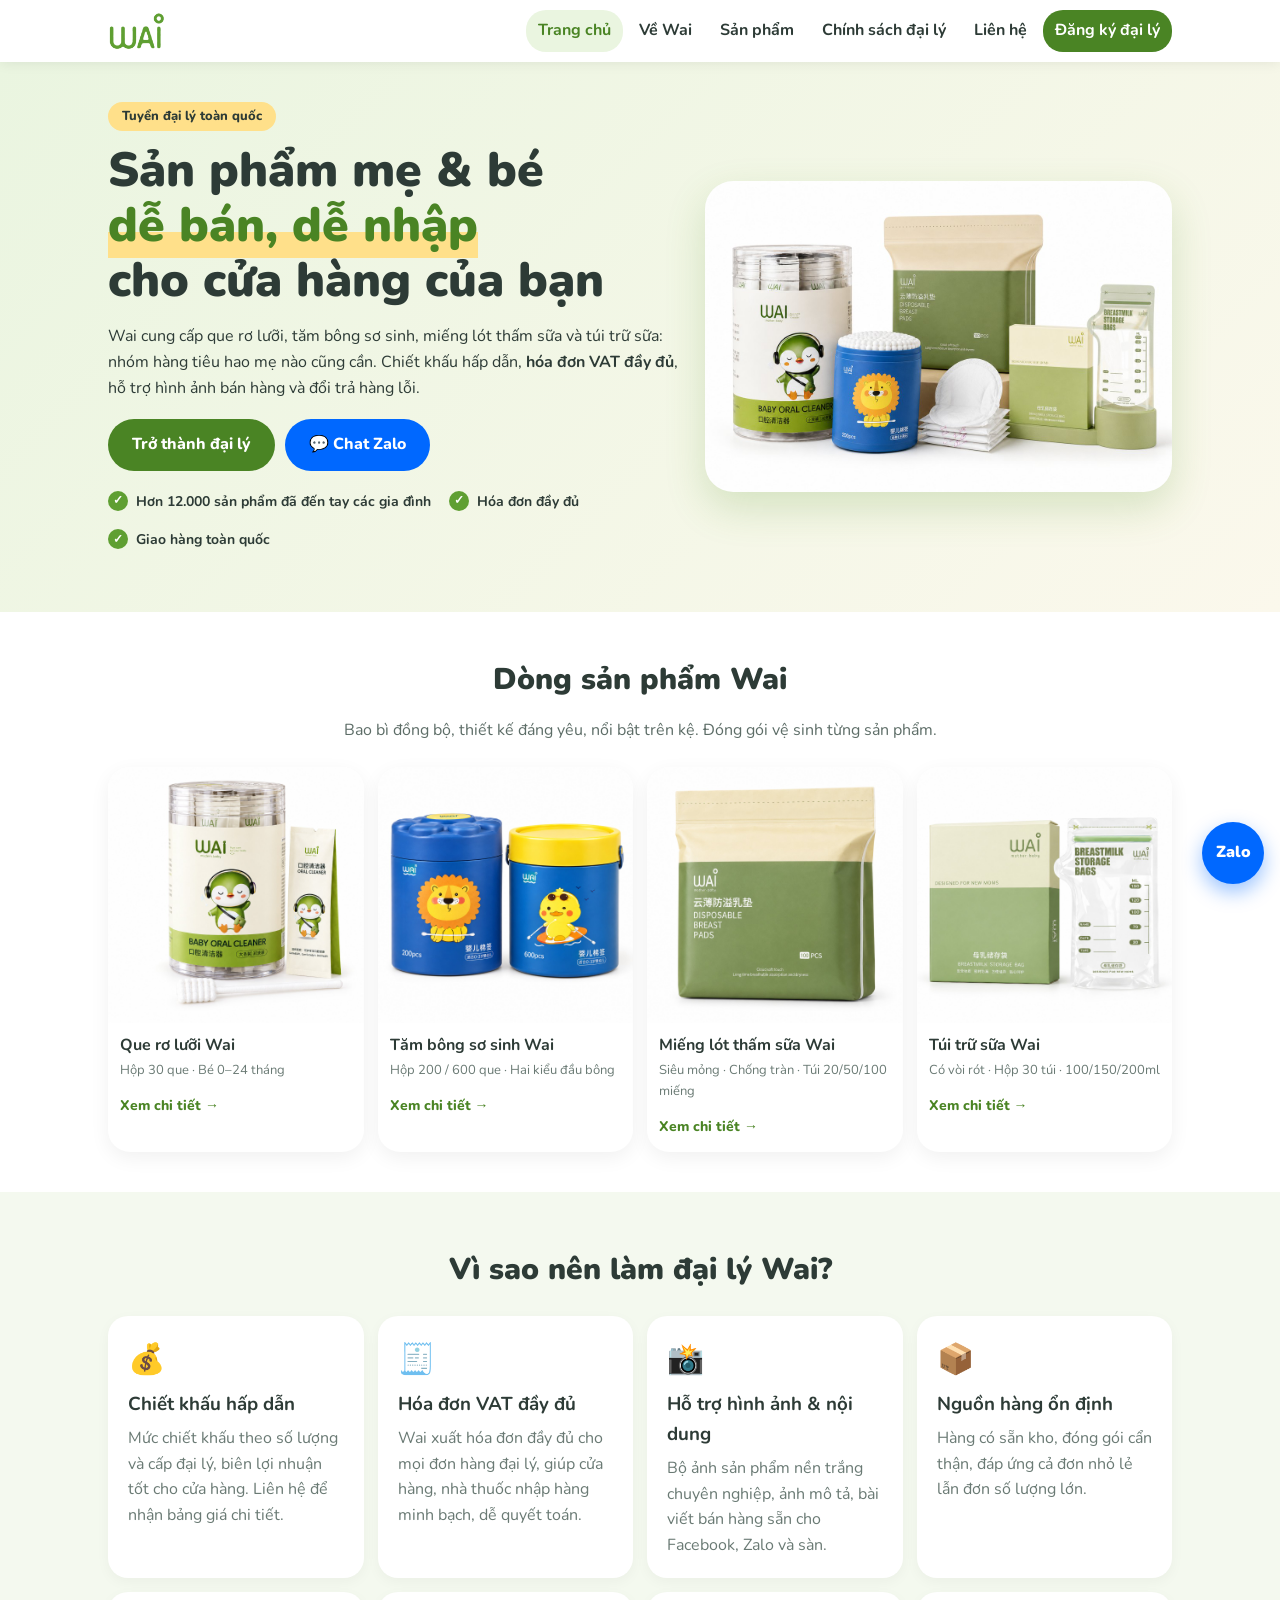
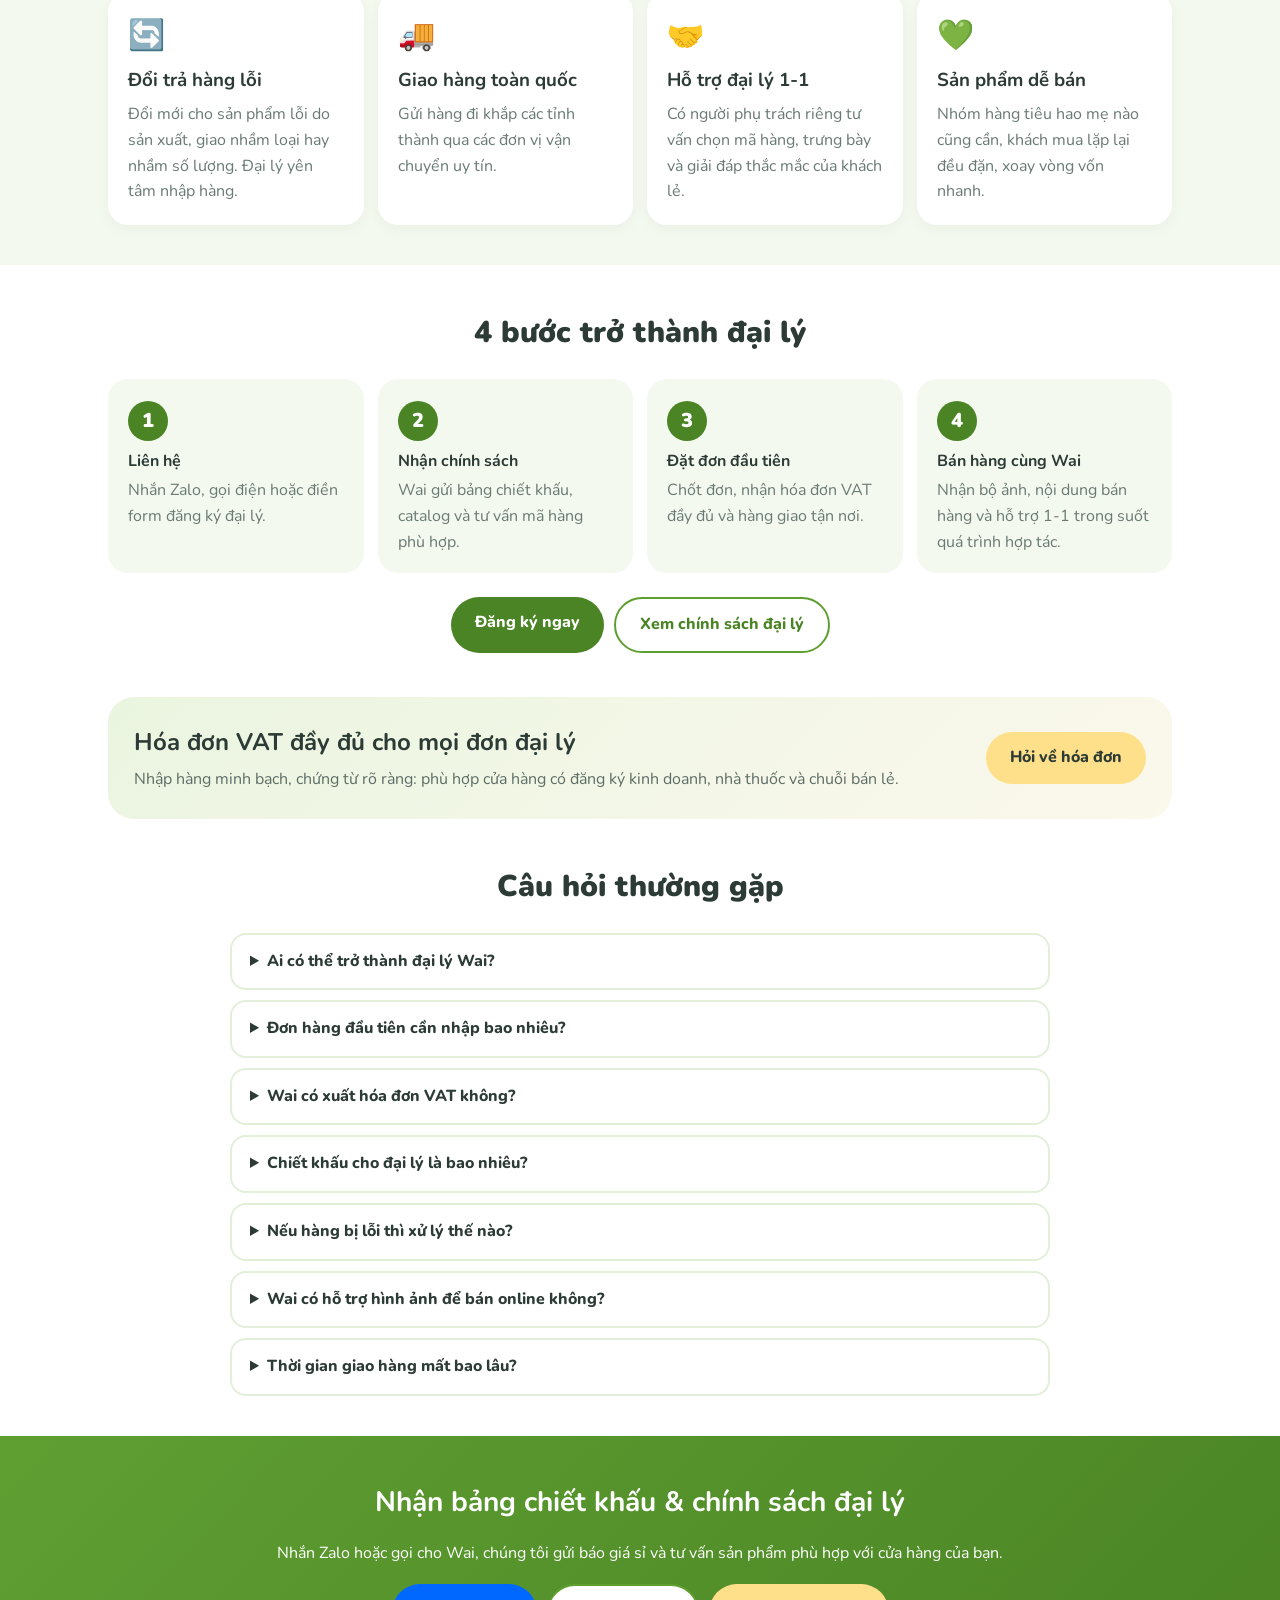
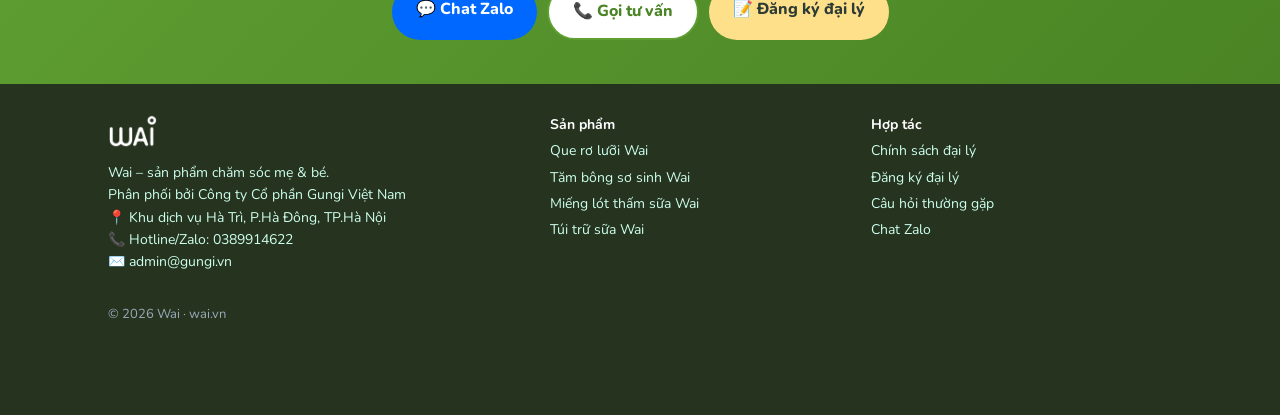
<file: index.html>
<!doctype html><html lang="vi"><head><meta charset="utf-8"><meta name="viewport" content="width=device-width,initial-scale=1"><link rel="icon" type="image/png" href="img/favicon.png">
<title>Trang chủ | Wai – Chăm sóc mẹ & bé</title><meta name="description" content="Wai – thương hiệu sản phẩm chăm sóc mẹ và bé. Tuyển đại lý, shop mẹ bé toàn quốc: chiết khấu hấp dẫn, hóa đơn VAT đầy đủ, hỗ trợ hình ảnh bán hàng."><meta property="og:image" content="https://wai.vn/img/p_hero.jpg">
<link rel="preconnect" href="https://fonts.googleapis.com"><link href="https://fonts.googleapis.com/css2?family=Nunito:wght@400;600;800;900&display=swap" rel="stylesheet"><link rel="stylesheet" href="style.css"><!-- TikTok Pixel Code Start -->
<script>
!function (w, d, t) {
  w.TiktokAnalyticsObject=t;var ttq=w[t]=w[t]||[];ttq.methods=["page","track","identify","instances","debug","on","off","once","ready","alias","group","enableCookie","disableCookie","holdConsent","revokeConsent","grantConsent"],ttq.setAndDefer=function(t,e){t[e]=function(){t.push([e].concat(Array.prototype.slice.call(arguments,0)))}};for(var i=0;i<ttq.methods.length;i++)ttq.setAndDefer(ttq,ttq.methods[i]);ttq.instance=function(t){for(var e=ttq._i[t]||[],n=0;n<ttq.methods.length;n++)ttq.setAndDefer(e,ttq.methods[n]);return e},ttq.load=function(e,n){var r="https://analytics.tiktok.com/i18n/pixel/events.js",o=n&&n.partner;ttq._i=ttq._i||{},ttq._i[e]=[],ttq._i[e]._u=r,ttq._t=ttq._t||{},ttq._t[e]=+new Date,ttq._o=ttq._o||{},ttq._o[e]=n||{};n=document.createElement("script");n.type="text/javascript",n.async=!0,n.src=r+"?sdkid="+e+"&lib="+t;e=document.getElementsByTagName("script")[0];e.parentNode.insertBefore(n,e)};
  ttq.load('DBHC4ARC77U4SEFNRPBG');
  ttq.page();
}(window, document, 'ttq');
</script>
<script src="tt.js" defer></script>
<!-- TikTok Pixel Code End -->
</head><body>
<header><div class="wrap hd"><a class="logo" href="index.html"><img src="img/logo.png" alt="Wai" width="58" height="40"></a><button class="mb" onclick="document.body.classList.toggle('open')" aria-label="Menu">☰</button><nav><a href="index.html" class=on>Trang chủ</a><a href="ve-wai.html">Về Wai</a><a href="san-pham.html">Sản phẩm</a><a href="chinh-sach-dai-ly.html">Chính sách đại lý</a><a href="lien-he.html">Liên hệ</a><a class="nb" href="dang-ky.html">Đăng ký đại lý</a></nav></div></header>
<main><section class="hero"><div class="wrap hg"><div><span class="tag">Tuyển đại lý toàn quốc</span><h1>Sản phẩm mẹ & bé<br><em>dễ bán, dễ nhập</em><br>cho cửa hàng của bạn</h1><p>Wai cung cấp que rơ lưỡi, tăm bông sơ sinh, miếng lót thấm sữa và túi trữ sữa: nhóm hàng tiêu hao mẹ nào cũng cần. Chiết khấu hấp dẫn, <b>hóa đơn VAT đầy đủ</b>, hỗ trợ hình ảnh bán hàng và đổi trả hàng lỗi.</p><div class="btns"><a class="btn" href="dang-ky.html">Trở thành đại lý</a><a class="btn z" href="https://zalo.me/0389914622">💬 Chat Zalo</a></div>
<ul class="chk"><li>Hơn 12.000 sản phẩm đã đến tay các gia đình</li><li>Hóa đơn đầy đủ</li><li>Giao hàng toàn quốc</li></ul></div><img class="hi" src="img/p_hero.jpg" alt="Bộ sản phẩm Wai" width="1200" height="800"></div></section>
<section class="wrap"><h2 class="t">Dòng sản phẩm Wai</h2><p class="lead">Bao bì đồng bộ, thiết kế đáng yêu, nổi bật trên kệ. Đóng gói vệ sinh từng sản phẩm.</p><div class="grid"><a class="card" href="san-pham.html#ro-luoi"><img src="img/p_ro-luoi_1.jpg" alt="Que rơ lưỡi Wai" loading="lazy"><h3>Que rơ lưỡi Wai</h3><p>Hộp 30 que · Bé 0–24 tháng</p><span>Xem chi tiết →</span></a><a class="card" href="san-pham.html#tam-bong"><img src="img/p_tam-bong_1.jpg" alt="Tăm bông sơ sinh Wai" loading="lazy"><h3>Tăm bông sơ sinh Wai</h3><p>Hộp 200 / 600 que · Hai kiểu đầu bông</p><span>Xem chi tiết →</span></a><a class="card" href="san-pham.html#lot-tham-sua"><img src="img/p_lot-tham-sua_1.jpg" alt="Miếng lót thấm sữa Wai" loading="lazy"><h3>Miếng lót thấm sữa Wai</h3><p>Siêu mỏng · Chống tràn · Túi 20/50/100 miếng</p><span>Xem chi tiết →</span></a><a class="card" href="san-pham.html#tui-tru-sua"><img src="img/p_tui-tru-sua_1.jpg" alt="Túi trữ sữa Wai" loading="lazy"><h3>Túi trữ sữa Wai</h3><p>Có vòi rót · Hộp 30 túi · 100/150/200ml</p><span>Xem chi tiết →</span></a></div></section>
<section class="soft"><div class="wrap"><h2 class="t">Vì sao nên làm đại lý Wai?</h2><div class="feat"><div><i>💰</i><h3>Chiết khấu hấp dẫn</h3><p>Mức chiết khấu theo số lượng và cấp đại lý, biên lợi nhuận tốt cho cửa hàng. Liên hệ để nhận bảng giá chi tiết.</p></div><div><i>🧾</i><h3>Hóa đơn VAT đầy đủ</h3><p>Wai xuất hóa đơn đầy đủ cho mọi đơn hàng đại lý, giúp cửa hàng, nhà thuốc nhập hàng minh bạch, dễ quyết toán.</p></div><div><i>📸</i><h3>Hỗ trợ hình ảnh & nội dung</h3><p>Bộ ảnh sản phẩm nền trắng chuyên nghiệp, ảnh mô tả, bài viết bán hàng sẵn cho Facebook, Zalo và sàn.</p></div><div><i>📦</i><h3>Nguồn hàng ổn định</h3><p>Hàng có sẵn kho, đóng gói cẩn thận, đáp ứng cả đơn nhỏ lẻ lẫn đơn số lượng lớn.</p></div><div><i>🔄</i><h3>Đổi trả hàng lỗi</h3><p>Đổi mới cho sản phẩm lỗi do sản xuất, giao nhầm loại hay nhầm số lượng. Đại lý yên tâm nhập hàng.</p></div><div><i>🚚</i><h3>Giao hàng toàn quốc</h3><p>Gửi hàng đi khắp các tỉnh thành qua các đơn vị vận chuyển uy tín.</p></div><div><i>🤝</i><h3>Hỗ trợ đại lý 1-1</h3><p>Có người phụ trách riêng tư vấn chọn mã hàng, trưng bày và giải đáp thắc mắc của khách lẻ.</p></div><div><i>💚</i><h3>Sản phẩm dễ bán</h3><p>Nhóm hàng tiêu hao mẹ nào cũng cần, khách mua lặp lại đều đặn, xoay vòng vốn nhanh.</p></div></div></div></section>
<section class="wrap"><h2 class="t">4 bước trở thành đại lý</h2><ol class="steps"><li><b>Liên hệ</b><p>Nhắn Zalo, gọi điện hoặc điền form đăng ký đại lý.</p></li><li><b>Nhận chính sách</b><p>Wai gửi bảng chiết khấu, catalog và tư vấn mã hàng phù hợp.</p></li><li><b>Đặt đơn đầu tiên</b><p>Chốt đơn, nhận hóa đơn VAT đầy đủ và hàng giao tận nơi.</p></li><li><b>Bán hàng cùng Wai</b><p>Nhận bộ ảnh, nội dung bán hàng và hỗ trợ 1-1 trong suốt quá trình hợp tác.</p></li></ol><div class="btns c"><a class="btn" href="dang-ky.html">Đăng ký ngay</a><a class="btn w" href="chinh-sach-dai-ly.html">Xem chính sách đại lý</a></div></section>
<section class="wrap"><div class="band"><div><h2>Hóa đơn VAT đầy đủ cho mọi đơn đại lý</h2><p>Nhập hàng minh bạch, chứng từ rõ ràng: phù hợp cửa hàng có đăng ký kinh doanh, nhà thuốc và chuỗi bán lẻ.</p></div><a class="btn y" href="https://zalo.me/0389914622">Hỏi về hóa đơn</a></div></section>
<section class="wrap"><h2 class="t">Câu hỏi thường gặp</h2><div class="faq" id="faq"><details><summary>Ai có thể trở thành đại lý Wai?</summary><p>Cửa hàng mẹ & bé, nhà thuốc, siêu thị mini, người bán online trên Facebook, Zalo, sàn TMĐT… đều có thể hợp tác cùng Wai.</p></details><details><summary>Đơn hàng đầu tiên cần nhập bao nhiêu?</summary><p>Wai có nhiều mức nhập linh hoạt cho cửa hàng mới bắt đầu và đại lý lớn. Liên hệ Zalo để được tư vấn mức nhập phù hợp.</p></details><details><summary>Wai có xuất hóa đơn VAT không?</summary><p>Có. Wai xuất hóa đơn đầy đủ cho đơn hàng đại lý theo yêu cầu.</p></details><details><summary>Chiết khấu cho đại lý là bao nhiêu?</summary><p>Mức chiết khấu phụ thuộc số lượng và hình thức hợp tác. Vui lòng nhắn Zalo hoặc gọi để nhận bảng chiết khấu mới nhất.</p></details><details><summary>Nếu hàng bị lỗi thì xử lý thế nào?</summary><p>Sản phẩm lỗi do sản xuất, giao nhầm loại hoặc thiếu số lượng sẽ được Wai đổi mới. Đại lý chỉ cần chụp ảnh và báo qua Zalo.</p></details><details><summary>Wai có hỗ trợ hình ảnh để bán online không?</summary><p>Có. Đại lý được cung cấp bộ ảnh sản phẩm nền trắng, ảnh chi tiết và nội dung mô tả để đăng bán ngay.</p></details><details><summary>Thời gian giao hàng mất bao lâu?</summary><p>Wai giao hàng toàn quốc. Thời gian tùy khu vực và đơn vị vận chuyển, thường từ 1–5 ngày.</p></details></div></section></main>
<section class="cta"><div class="wrap"><h2>Nhận bảng chiết khấu & chính sách đại lý</h2><p>Nhắn Zalo hoặc gọi cho Wai, chúng tôi gửi báo giá sỉ và tư vấn sản phẩm phù hợp với cửa hàng của bạn.</p><div class="btns"><a class="btn z" href="https://zalo.me/0389914622">💬 Chat Zalo</a><a class="btn w" href="tel:0389914622">📞 Gọi tư vấn</a><a class="btn y" href="dang-ky.html">📝 Đăng ký đại lý</a></div></div></section>
<footer><div class="wrap fg"><div><b class="logo"><img src="img/logo_white.png" alt="Wai" width="58" height="40"></b><p>Wai – sản phẩm chăm sóc mẹ & bé.<br>Phân phối bởi Công ty Cổ phần Gungi Việt Nam<br>📍 Khu dịch vụ Hà Trì, P.Hà Đông, TP.Hà Nội<br>📞 Hotline/Zalo: <a href="tel:0389914622" style="display:inline">0389914622</a><br>✉️ <a href="mailto:admin@gungi.vn" style="display:inline">admin@gungi.vn</a></p></div><div><b>Sản phẩm</b><a href="san-pham.html#ro-luoi">Que rơ lưỡi Wai</a><a href="san-pham.html#tam-bong">Tăm bông sơ sinh Wai</a><a href="san-pham.html#lot-tham-sua">Miếng lót thấm sữa Wai</a><a href="san-pham.html#tui-tru-sua">Túi trữ sữa Wai</a></div><div><b>Hợp tác</b><a href="chinh-sach-dai-ly.html">Chính sách đại lý</a><a href="dang-ky.html">Đăng ký đại lý</a><a href="chinh-sach-dai-ly.html#faq">Câu hỏi thường gặp</a><a href="https://zalo.me/0389914622">Chat Zalo</a></div></div><p class="wrap s">© 2026 Wai · wai.vn</p></footer>
<a class="fz" href="https://zalo.me/0389914622" aria-label="Chat Zalo">Zalo</a></body></html>
</file>
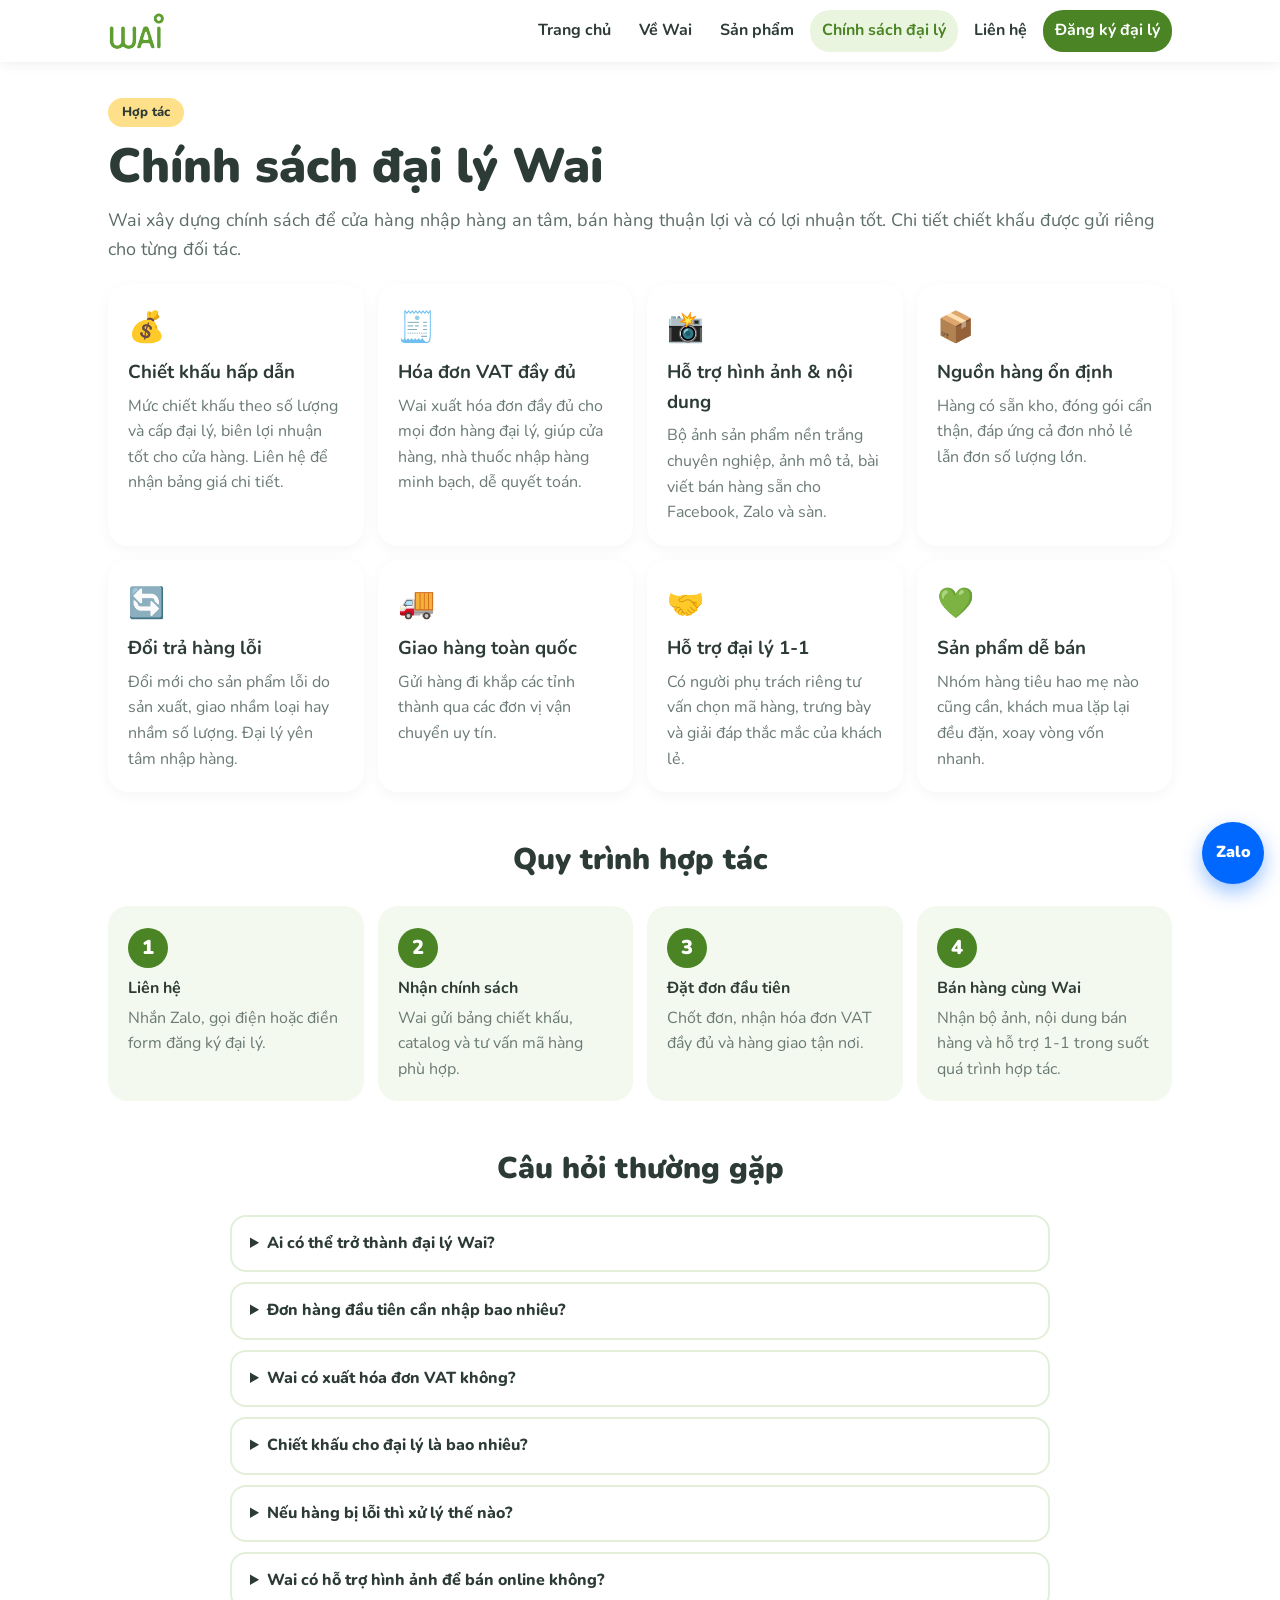
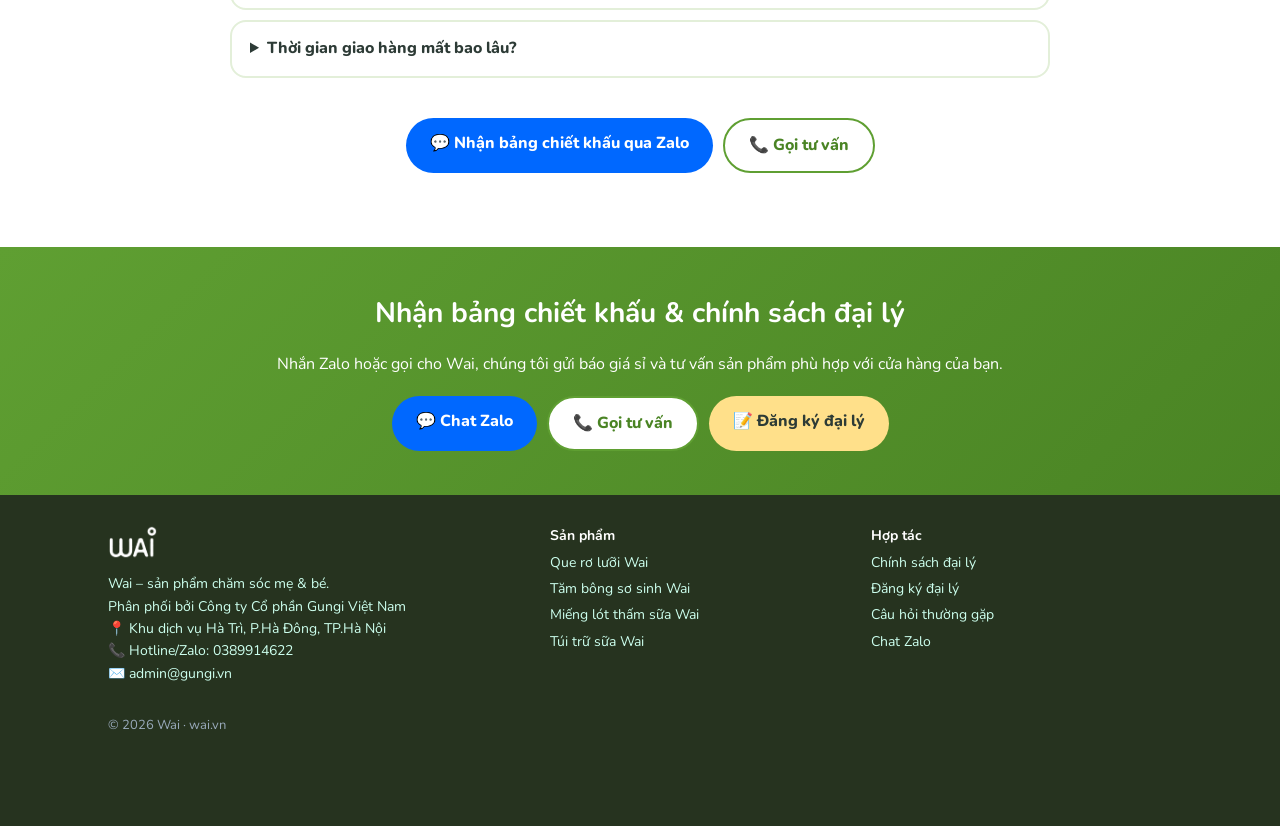
<file: chinh-sach-dai-ly.html>
<!doctype html><html lang="vi"><head><meta charset="utf-8"><meta name="viewport" content="width=device-width,initial-scale=1"><link rel="icon" type="image/png" href="img/favicon.png">
<title>Chính sách đại lý | Wai – Chăm sóc mẹ & bé</title><meta name="description" content="Wai – thương hiệu sản phẩm chăm sóc mẹ và bé. Tuyển đại lý, shop mẹ bé toàn quốc: chiết khấu hấp dẫn, hóa đơn VAT đầy đủ, hỗ trợ hình ảnh bán hàng."><meta property="og:image" content="https://wai.vn/img/p_hero.jpg">
<link rel="preconnect" href="https://fonts.googleapis.com"><link href="https://fonts.googleapis.com/css2?family=Nunito:wght@400;600;800;900&display=swap" rel="stylesheet"><link rel="stylesheet" href="style.css"><!-- TikTok Pixel Code Start -->
<script>
!function (w, d, t) {
  w.TiktokAnalyticsObject=t;var ttq=w[t]=w[t]||[];ttq.methods=["page","track","identify","instances","debug","on","off","once","ready","alias","group","enableCookie","disableCookie","holdConsent","revokeConsent","grantConsent"],ttq.setAndDefer=function(t,e){t[e]=function(){t.push([e].concat(Array.prototype.slice.call(arguments,0)))}};for(var i=0;i<ttq.methods.length;i++)ttq.setAndDefer(ttq,ttq.methods[i]);ttq.instance=function(t){for(var e=ttq._i[t]||[],n=0;n<ttq.methods.length;n++)ttq.setAndDefer(e,ttq.methods[n]);return e},ttq.load=function(e,n){var r="https://analytics.tiktok.com/i18n/pixel/events.js",o=n&&n.partner;ttq._i=ttq._i||{},ttq._i[e]=[],ttq._i[e]._u=r,ttq._t=ttq._t||{},ttq._t[e]=+new Date,ttq._o=ttq._o||{},ttq._o[e]=n||{};n=document.createElement("script");n.type="text/javascript",n.async=!0,n.src=r+"?sdkid="+e+"&lib="+t;e=document.getElementsByTagName("script")[0];e.parentNode.insertBefore(n,e)};
  ttq.load('DBHC4ARC77U4SEFNRPBG');
  ttq.page();
}(window, document, 'ttq');
</script>
<script src="tt.js" defer></script>
<!-- TikTok Pixel Code End -->
</head><body>
<header><div class="wrap hd"><a class="logo" href="index.html"><img src="img/logo.png" alt="Wai" width="58" height="40"></a><button class="mb" onclick="document.body.classList.toggle('open')" aria-label="Menu">☰</button><nav><a href="index.html">Trang chủ</a><a href="ve-wai.html">Về Wai</a><a href="san-pham.html">Sản phẩm</a><a href="chinh-sach-dai-ly.html" class=on>Chính sách đại lý</a><a href="lien-he.html">Liên hệ</a><a class="nb" href="dang-ky.html">Đăng ký đại lý</a></nav></div></header>
<main><section class="wrap pg"><span class="tag">Hợp tác</span><h1>Chính sách đại lý Wai</h1><p class="lead l">Wai xây dựng chính sách để cửa hàng nhập hàng an tâm, bán hàng thuận lợi và có lợi nhuận tốt. Chi tiết chiết khấu được gửi riêng cho từng đối tác.</p><div class="feat"><div><i>💰</i><h3>Chiết khấu hấp dẫn</h3><p>Mức chiết khấu theo số lượng và cấp đại lý, biên lợi nhuận tốt cho cửa hàng. Liên hệ để nhận bảng giá chi tiết.</p></div><div><i>🧾</i><h3>Hóa đơn VAT đầy đủ</h3><p>Wai xuất hóa đơn đầy đủ cho mọi đơn hàng đại lý, giúp cửa hàng, nhà thuốc nhập hàng minh bạch, dễ quyết toán.</p></div><div><i>📸</i><h3>Hỗ trợ hình ảnh & nội dung</h3><p>Bộ ảnh sản phẩm nền trắng chuyên nghiệp, ảnh mô tả, bài viết bán hàng sẵn cho Facebook, Zalo và sàn.</p></div><div><i>📦</i><h3>Nguồn hàng ổn định</h3><p>Hàng có sẵn kho, đóng gói cẩn thận, đáp ứng cả đơn nhỏ lẻ lẫn đơn số lượng lớn.</p></div><div><i>🔄</i><h3>Đổi trả hàng lỗi</h3><p>Đổi mới cho sản phẩm lỗi do sản xuất, giao nhầm loại hay nhầm số lượng. Đại lý yên tâm nhập hàng.</p></div><div><i>🚚</i><h3>Giao hàng toàn quốc</h3><p>Gửi hàng đi khắp các tỉnh thành qua các đơn vị vận chuyển uy tín.</p></div><div><i>🤝</i><h3>Hỗ trợ đại lý 1-1</h3><p>Có người phụ trách riêng tư vấn chọn mã hàng, trưng bày và giải đáp thắc mắc của khách lẻ.</p></div><div><i>💚</i><h3>Sản phẩm dễ bán</h3><p>Nhóm hàng tiêu hao mẹ nào cũng cần, khách mua lặp lại đều đặn, xoay vòng vốn nhanh.</p></div></div>
<h2 class="t">Quy trình hợp tác</h2><ol class="steps"><li><b>Liên hệ</b><p>Nhắn Zalo, gọi điện hoặc điền form đăng ký đại lý.</p></li><li><b>Nhận chính sách</b><p>Wai gửi bảng chiết khấu, catalog và tư vấn mã hàng phù hợp.</p></li><li><b>Đặt đơn đầu tiên</b><p>Chốt đơn, nhận hóa đơn VAT đầy đủ và hàng giao tận nơi.</p></li><li><b>Bán hàng cùng Wai</b><p>Nhận bộ ảnh, nội dung bán hàng và hỗ trợ 1-1 trong suốt quá trình hợp tác.</p></li></ol><h2 class="t">Câu hỏi thường gặp</h2><div class="faq" id="faq"><details><summary>Ai có thể trở thành đại lý Wai?</summary><p>Cửa hàng mẹ & bé, nhà thuốc, siêu thị mini, người bán online trên Facebook, Zalo, sàn TMĐT… đều có thể hợp tác cùng Wai.</p></details><details><summary>Đơn hàng đầu tiên cần nhập bao nhiêu?</summary><p>Wai có nhiều mức nhập linh hoạt cho cửa hàng mới bắt đầu và đại lý lớn. Liên hệ Zalo để được tư vấn mức nhập phù hợp.</p></details><details><summary>Wai có xuất hóa đơn VAT không?</summary><p>Có. Wai xuất hóa đơn đầy đủ cho đơn hàng đại lý theo yêu cầu.</p></details><details><summary>Chiết khấu cho đại lý là bao nhiêu?</summary><p>Mức chiết khấu phụ thuộc số lượng và hình thức hợp tác. Vui lòng nhắn Zalo hoặc gọi để nhận bảng chiết khấu mới nhất.</p></details><details><summary>Nếu hàng bị lỗi thì xử lý thế nào?</summary><p>Sản phẩm lỗi do sản xuất, giao nhầm loại hoặc thiếu số lượng sẽ được Wai đổi mới. Đại lý chỉ cần chụp ảnh và báo qua Zalo.</p></details><details><summary>Wai có hỗ trợ hình ảnh để bán online không?</summary><p>Có. Đại lý được cung cấp bộ ảnh sản phẩm nền trắng, ảnh chi tiết và nội dung mô tả để đăng bán ngay.</p></details><details><summary>Thời gian giao hàng mất bao lâu?</summary><p>Wai giao hàng toàn quốc. Thời gian tùy khu vực và đơn vị vận chuyển, thường từ 1–5 ngày.</p></details></div><div class="btns c"><a class="btn z" href="https://zalo.me/0389914622">💬 Nhận bảng chiết khấu qua Zalo</a><a class="btn w" href="tel:0389914622">📞 Gọi tư vấn</a></div></section></main>
<section class="cta"><div class="wrap"><h2>Nhận bảng chiết khấu & chính sách đại lý</h2><p>Nhắn Zalo hoặc gọi cho Wai, chúng tôi gửi báo giá sỉ và tư vấn sản phẩm phù hợp với cửa hàng của bạn.</p><div class="btns"><a class="btn z" href="https://zalo.me/0389914622">💬 Chat Zalo</a><a class="btn w" href="tel:0389914622">📞 Gọi tư vấn</a><a class="btn y" href="dang-ky.html">📝 Đăng ký đại lý</a></div></div></section>
<footer><div class="wrap fg"><div><b class="logo"><img src="img/logo_white.png" alt="Wai" width="58" height="40"></b><p>Wai – sản phẩm chăm sóc mẹ & bé.<br>Phân phối bởi Công ty Cổ phần Gungi Việt Nam<br>📍 Khu dịch vụ Hà Trì, P.Hà Đông, TP.Hà Nội<br>📞 Hotline/Zalo: <a href="tel:0389914622" style="display:inline">0389914622</a><br>✉️ <a href="mailto:admin@gungi.vn" style="display:inline">admin@gungi.vn</a></p></div><div><b>Sản phẩm</b><a href="san-pham.html#ro-luoi">Que rơ lưỡi Wai</a><a href="san-pham.html#tam-bong">Tăm bông sơ sinh Wai</a><a href="san-pham.html#lot-tham-sua">Miếng lót thấm sữa Wai</a><a href="san-pham.html#tui-tru-sua">Túi trữ sữa Wai</a></div><div><b>Hợp tác</b><a href="chinh-sach-dai-ly.html">Chính sách đại lý</a><a href="dang-ky.html">Đăng ký đại lý</a><a href="chinh-sach-dai-ly.html#faq">Câu hỏi thường gặp</a><a href="https://zalo.me/0389914622">Chat Zalo</a></div></div><p class="wrap s">© 2026 Wai · wai.vn</p></footer>
<a class="fz" href="https://zalo.me/0389914622" aria-label="Chat Zalo">Zalo</a></body></html>
</file>
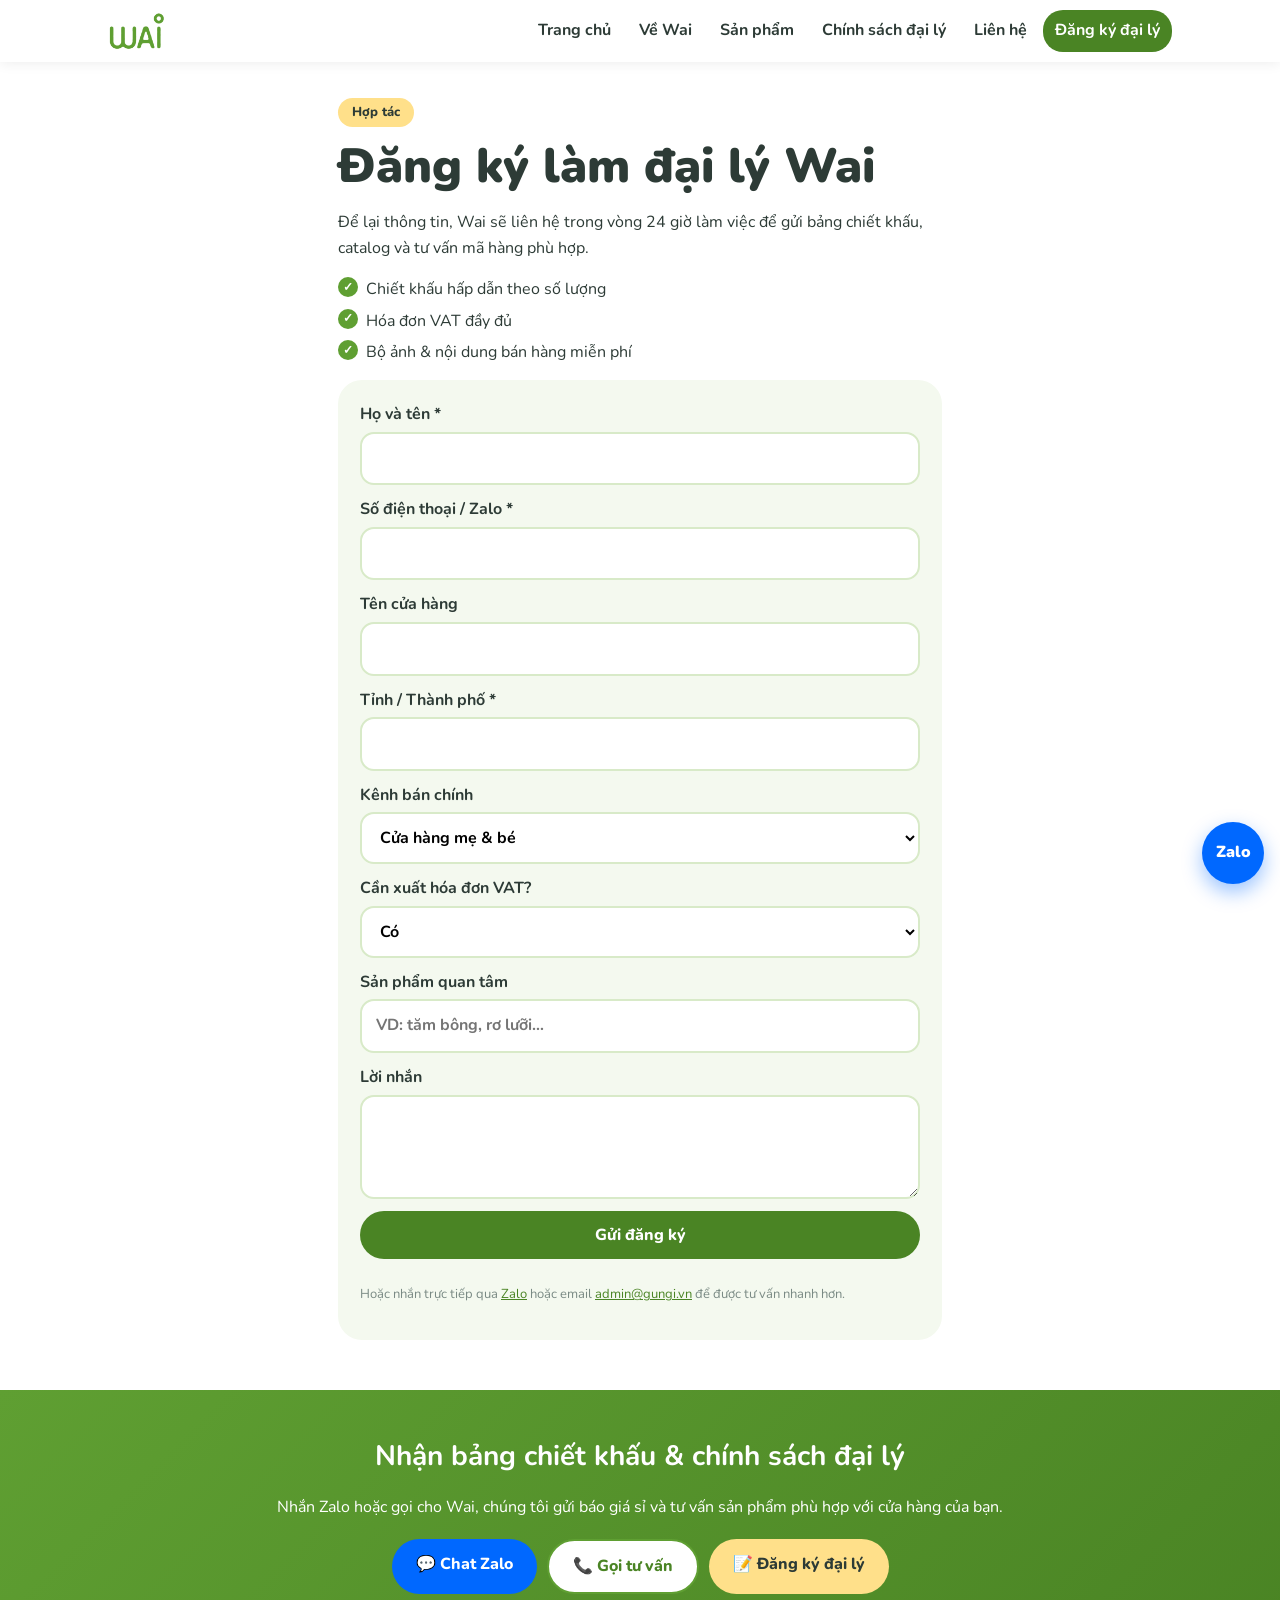
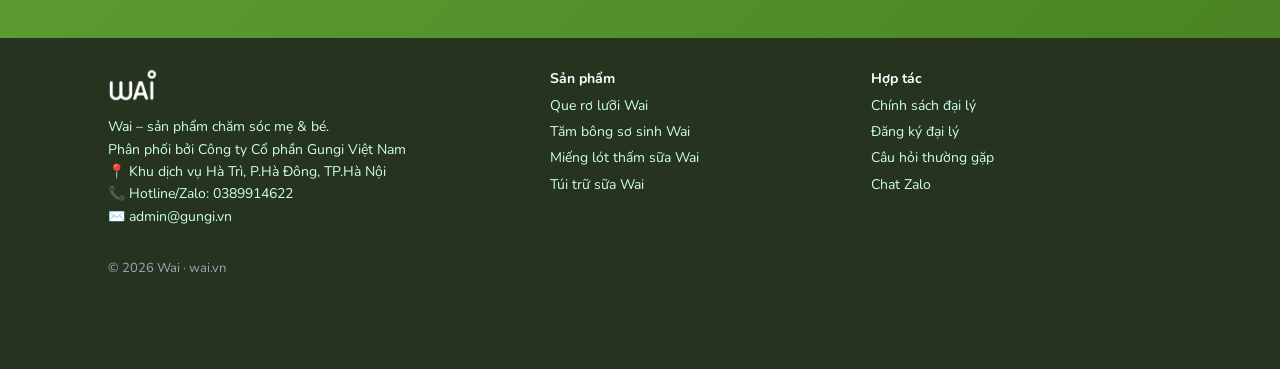
<file: dang-ky.html>
<!doctype html><html lang="vi"><head><meta charset="utf-8"><meta name="viewport" content="width=device-width,initial-scale=1"><link rel="icon" type="image/png" href="img/favicon.png">
<title>Đăng ký đại lý | Wai – Chăm sóc mẹ & bé</title><meta name="description" content="Wai – thương hiệu sản phẩm chăm sóc mẹ và bé. Tuyển đại lý, shop mẹ bé toàn quốc: chiết khấu hấp dẫn, hóa đơn VAT đầy đủ, hỗ trợ hình ảnh bán hàng."><meta property="og:image" content="https://wai.vn/img/p_hero.jpg">
<link rel="preconnect" href="https://fonts.googleapis.com"><link href="https://fonts.googleapis.com/css2?family=Nunito:wght@400;600;800;900&display=swap" rel="stylesheet"><link rel="stylesheet" href="style.css"><!-- TikTok Pixel Code Start -->
<script>
!function (w, d, t) {
  w.TiktokAnalyticsObject=t;var ttq=w[t]=w[t]||[];ttq.methods=["page","track","identify","instances","debug","on","off","once","ready","alias","group","enableCookie","disableCookie","holdConsent","revokeConsent","grantConsent"],ttq.setAndDefer=function(t,e){t[e]=function(){t.push([e].concat(Array.prototype.slice.call(arguments,0)))}};for(var i=0;i<ttq.methods.length;i++)ttq.setAndDefer(ttq,ttq.methods[i]);ttq.instance=function(t){for(var e=ttq._i[t]||[],n=0;n<ttq.methods.length;n++)ttq.setAndDefer(e,ttq.methods[n]);return e},ttq.load=function(e,n){var r="https://analytics.tiktok.com/i18n/pixel/events.js",o=n&&n.partner;ttq._i=ttq._i||{},ttq._i[e]=[],ttq._i[e]._u=r,ttq._t=ttq._t||{},ttq._t[e]=+new Date,ttq._o=ttq._o||{},ttq._o[e]=n||{};n=document.createElement("script");n.type="text/javascript",n.async=!0,n.src=r+"?sdkid="+e+"&lib="+t;e=document.getElementsByTagName("script")[0];e.parentNode.insertBefore(n,e)};
  ttq.load('DBHC4ARC77U4SEFNRPBG');
  ttq.page();
}(window, document, 'ttq');
</script>
<script src="tt.js" defer></script>
<!-- TikTok Pixel Code End -->
</head><body>
<header><div class="wrap hd"><a class="logo" href="index.html"><img src="img/logo.png" alt="Wai" width="58" height="40"></a><button class="mb" onclick="document.body.classList.toggle('open')" aria-label="Menu">☰</button><nav><a href="index.html">Trang chủ</a><a href="ve-wai.html">Về Wai</a><a href="san-pham.html">Sản phẩm</a><a href="chinh-sach-dai-ly.html">Chính sách đại lý</a><a href="lien-he.html">Liên hệ</a><a class="nb" href="dang-ky.html">Đăng ký đại lý</a></nav></div></header>
<main><section class="wrap pg narrow"><span class="tag">Hợp tác</span><h1>Đăng ký làm đại lý Wai</h1><p>Để lại thông tin, Wai sẽ liên hệ trong vòng 24 giờ làm việc để gửi bảng chiết khấu, catalog và tư vấn mã hàng phù hợp.</p><ul class="chk"><li>Chiết khấu hấp dẫn theo số lượng</li><li>Hóa đơn VAT đầy đủ</li><li>Bộ ảnh & nội dung bán hàng miễn phí</li></ul>
<form class="fm" action="https://api.web3forms.com/submit" method="POST"><input type="hidden" name="access_key" value="84c41c28-7ea7-4270-8418-8cf3764091f8"><input type="hidden" name="subject" value="[WAI] Đăng ký đại lý mới"><input type="hidden" name="Thương hiệu" value="Wai"><input type="checkbox" name="botcheck" style="display:none">
<label>Họ và tên *<input name="ho_ten" required></label><label>Số điện thoại / Zalo *<input name="sdt" type="tel" required pattern="[0-9 +]{9,13}"></label><label>Tên cửa hàng<input name="ten_shop"></label><label>Tỉnh / Thành phố *<input name="tinh" required></label>
<label>Kênh bán chính<select name="kenh"><option>Cửa hàng mẹ & bé</option><option>Nhà thuốc</option><option>Bán online (Facebook, Zalo…)</option><option>Sàn TMĐT</option><option>Khác</option></select></label><label>Cần xuất hóa đơn VAT?<select name="hoa_don"><option>Có</option><option>Không</option></select></label><label>Sản phẩm quan tâm<input name="san_pham" placeholder="VD: tăm bông, rơ lưỡi…"></label><label>Lời nhắn<textarea name="loi_nhan" rows="3"></textarea></label>
<button class="btn" type="submit">Gửi đăng ký</button><p class="s">Hoặc nhắn trực tiếp qua <a href="https://zalo.me/0389914622">Zalo</a> hoặc email <a href="mailto:admin@gungi.vn">admin@gungi.vn</a> để được tư vấn nhanh hơn.</p></form></section></main>
<section class="cta"><div class="wrap"><h2>Nhận bảng chiết khấu & chính sách đại lý</h2><p>Nhắn Zalo hoặc gọi cho Wai, chúng tôi gửi báo giá sỉ và tư vấn sản phẩm phù hợp với cửa hàng của bạn.</p><div class="btns"><a class="btn z" href="https://zalo.me/0389914622">💬 Chat Zalo</a><a class="btn w" href="tel:0389914622">📞 Gọi tư vấn</a><a class="btn y" href="dang-ky.html">📝 Đăng ký đại lý</a></div></div></section>
<footer><div class="wrap fg"><div><b class="logo"><img src="img/logo_white.png" alt="Wai" width="58" height="40"></b><p>Wai – sản phẩm chăm sóc mẹ & bé.<br>Phân phối bởi Công ty Cổ phần Gungi Việt Nam<br>📍 Khu dịch vụ Hà Trì, P.Hà Đông, TP.Hà Nội<br>📞 Hotline/Zalo: <a href="tel:0389914622" style="display:inline">0389914622</a><br>✉️ <a href="mailto:admin@gungi.vn" style="display:inline">admin@gungi.vn</a></p></div><div><b>Sản phẩm</b><a href="san-pham.html#ro-luoi">Que rơ lưỡi Wai</a><a href="san-pham.html#tam-bong">Tăm bông sơ sinh Wai</a><a href="san-pham.html#lot-tham-sua">Miếng lót thấm sữa Wai</a><a href="san-pham.html#tui-tru-sua">Túi trữ sữa Wai</a></div><div><b>Hợp tác</b><a href="chinh-sach-dai-ly.html">Chính sách đại lý</a><a href="dang-ky.html">Đăng ký đại lý</a><a href="chinh-sach-dai-ly.html#faq">Câu hỏi thường gặp</a><a href="https://zalo.me/0389914622">Chat Zalo</a></div></div><p class="wrap s">© 2026 Wai · wai.vn</p></footer>
<a class="fz" href="https://zalo.me/0389914622" aria-label="Chat Zalo">Zalo</a></body></html>
</file>
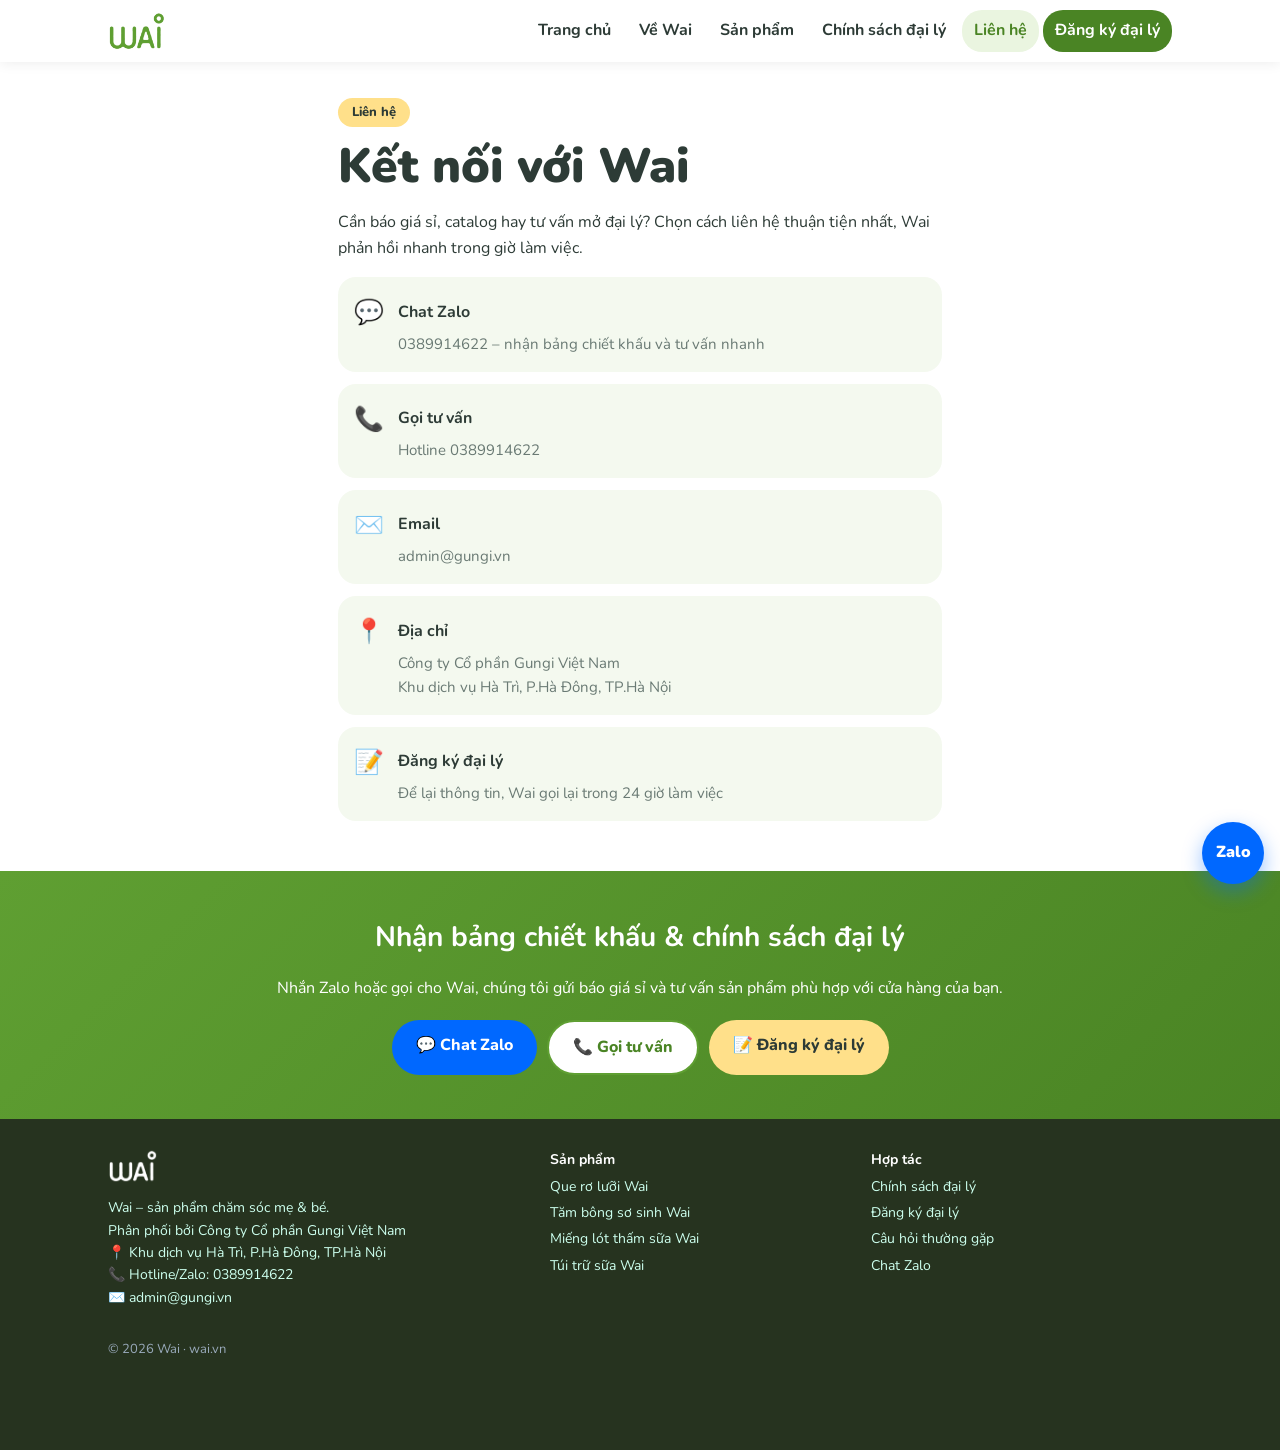
<file: lien-he.html>
<!doctype html><html lang="vi"><head><meta charset="utf-8"><meta name="viewport" content="width=device-width,initial-scale=1"><link rel="icon" type="image/png" href="img/favicon.png">
<title>Liên hệ | Wai – Chăm sóc mẹ & bé</title><meta name="description" content="Wai – thương hiệu sản phẩm chăm sóc mẹ và bé. Tuyển đại lý, shop mẹ bé toàn quốc: chiết khấu hấp dẫn, hóa đơn VAT đầy đủ, hỗ trợ hình ảnh bán hàng."><meta property="og:image" content="https://wai.vn/img/p_hero.jpg">
<link rel="preconnect" href="https://fonts.googleapis.com"><link href="https://fonts.googleapis.com/css2?family=Nunito:wght@400;600;800;900&display=swap" rel="stylesheet"><link rel="stylesheet" href="style.css"><!-- TikTok Pixel Code Start -->
<script>
!function (w, d, t) {
  w.TiktokAnalyticsObject=t;var ttq=w[t]=w[t]||[];ttq.methods=["page","track","identify","instances","debug","on","off","once","ready","alias","group","enableCookie","disableCookie","holdConsent","revokeConsent","grantConsent"],ttq.setAndDefer=function(t,e){t[e]=function(){t.push([e].concat(Array.prototype.slice.call(arguments,0)))}};for(var i=0;i<ttq.methods.length;i++)ttq.setAndDefer(ttq,ttq.methods[i]);ttq.instance=function(t){for(var e=ttq._i[t]||[],n=0;n<ttq.methods.length;n++)ttq.setAndDefer(e,ttq.methods[n]);return e},ttq.load=function(e,n){var r="https://analytics.tiktok.com/i18n/pixel/events.js",o=n&&n.partner;ttq._i=ttq._i||{},ttq._i[e]=[],ttq._i[e]._u=r,ttq._t=ttq._t||{},ttq._t[e]=+new Date,ttq._o=ttq._o||{},ttq._o[e]=n||{};n=document.createElement("script");n.type="text/javascript",n.async=!0,n.src=r+"?sdkid="+e+"&lib="+t;e=document.getElementsByTagName("script")[0];e.parentNode.insertBefore(n,e)};
  ttq.load('DBHC4ARC77U4SEFNRPBG');
  ttq.page();
}(window, document, 'ttq');
</script>
<script src="tt.js" defer></script>
<!-- TikTok Pixel Code End -->
</head><body>
<header><div class="wrap hd"><a class="logo" href="index.html"><img src="img/logo.png" alt="Wai" width="58" height="40"></a><button class="mb" onclick="document.body.classList.toggle('open')" aria-label="Menu">☰</button><nav><a href="index.html">Trang chủ</a><a href="ve-wai.html">Về Wai</a><a href="san-pham.html">Sản phẩm</a><a href="chinh-sach-dai-ly.html">Chính sách đại lý</a><a href="lien-he.html" class=on>Liên hệ</a><a class="nb" href="dang-ky.html">Đăng ký đại lý</a></nav></div></header>
<main><section class="wrap pg narrow"><span class="tag">Liên hệ</span><h1>Kết nối với Wai</h1><p>Cần báo giá sỉ, catalog hay tư vấn mở đại lý? Chọn cách liên hệ thuận tiện nhất, Wai phản hồi nhanh trong giờ làm việc.</p><div class="cl"><a href="https://zalo.me/0389914622">💬<b>Chat Zalo</b><span>0389914622 – nhận bảng chiết khấu và tư vấn nhanh</span></a><a href="tel:0389914622">📞<b>Gọi tư vấn</b><span>Hotline 0389914622</span></a><a href="mailto:admin@gungi.vn">✉️<b>Email</b><span>admin@gungi.vn</span></a><a href="https://www.google.com/maps/search/?api=1&query=Khu+d%E1%BB%8Bch+v%E1%BB%A5+H%C3%A0+Tr%C3%AC+H%C3%A0+%C4%90%C3%B4ng+H%C3%A0+N%E1%BB%99i">📍<b>Địa chỉ</b><span>Công ty Cổ phần Gungi Việt Nam<br>Khu dịch vụ Hà Trì, P.Hà Đông, TP.Hà Nội</span></a><a href="dang-ky.html">📝<b>Đăng ký đại lý</b><span>Để lại thông tin, Wai gọi lại trong 24 giờ làm việc</span></a></div></section></main>
<section class="cta"><div class="wrap"><h2>Nhận bảng chiết khấu & chính sách đại lý</h2><p>Nhắn Zalo hoặc gọi cho Wai, chúng tôi gửi báo giá sỉ và tư vấn sản phẩm phù hợp với cửa hàng của bạn.</p><div class="btns"><a class="btn z" href="https://zalo.me/0389914622">💬 Chat Zalo</a><a class="btn w" href="tel:0389914622">📞 Gọi tư vấn</a><a class="btn y" href="dang-ky.html">📝 Đăng ký đại lý</a></div></div></section>
<footer><div class="wrap fg"><div><b class="logo"><img src="img/logo_white.png" alt="Wai" width="58" height="40"></b><p>Wai – sản phẩm chăm sóc mẹ & bé.<br>Phân phối bởi Công ty Cổ phần Gungi Việt Nam<br>📍 Khu dịch vụ Hà Trì, P.Hà Đông, TP.Hà Nội<br>📞 Hotline/Zalo: <a href="tel:0389914622" style="display:inline">0389914622</a><br>✉️ <a href="mailto:admin@gungi.vn" style="display:inline">admin@gungi.vn</a></p></div><div><b>Sản phẩm</b><a href="san-pham.html#ro-luoi">Que rơ lưỡi Wai</a><a href="san-pham.html#tam-bong">Tăm bông sơ sinh Wai</a><a href="san-pham.html#lot-tham-sua">Miếng lót thấm sữa Wai</a><a href="san-pham.html#tui-tru-sua">Túi trữ sữa Wai</a></div><div><b>Hợp tác</b><a href="chinh-sach-dai-ly.html">Chính sách đại lý</a><a href="dang-ky.html">Đăng ký đại lý</a><a href="chinh-sach-dai-ly.html#faq">Câu hỏi thường gặp</a><a href="https://zalo.me/0389914622">Chat Zalo</a></div></div><p class="wrap s">© 2026 Wai · wai.vn</p></footer>
<a class="fz" href="https://zalo.me/0389914622" aria-label="Chat Zalo">Zalo</a></body></html>
</file>
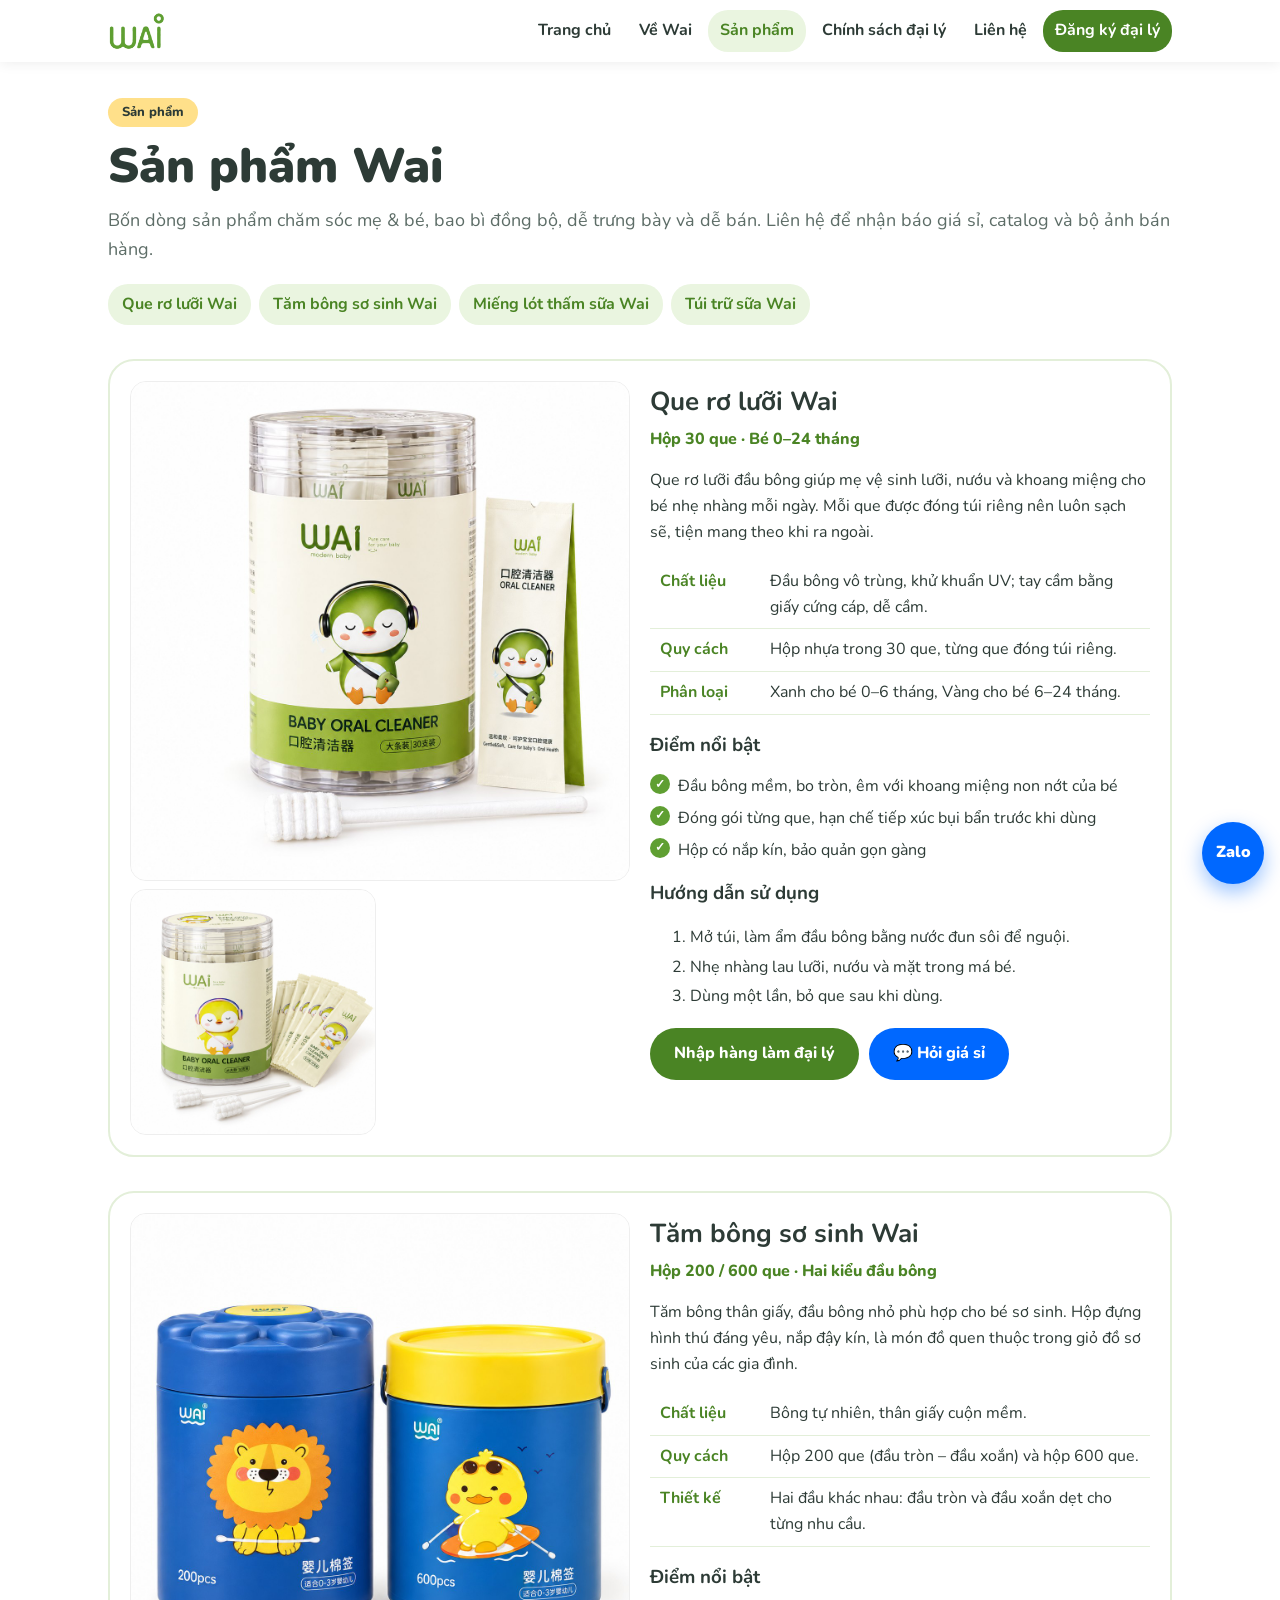
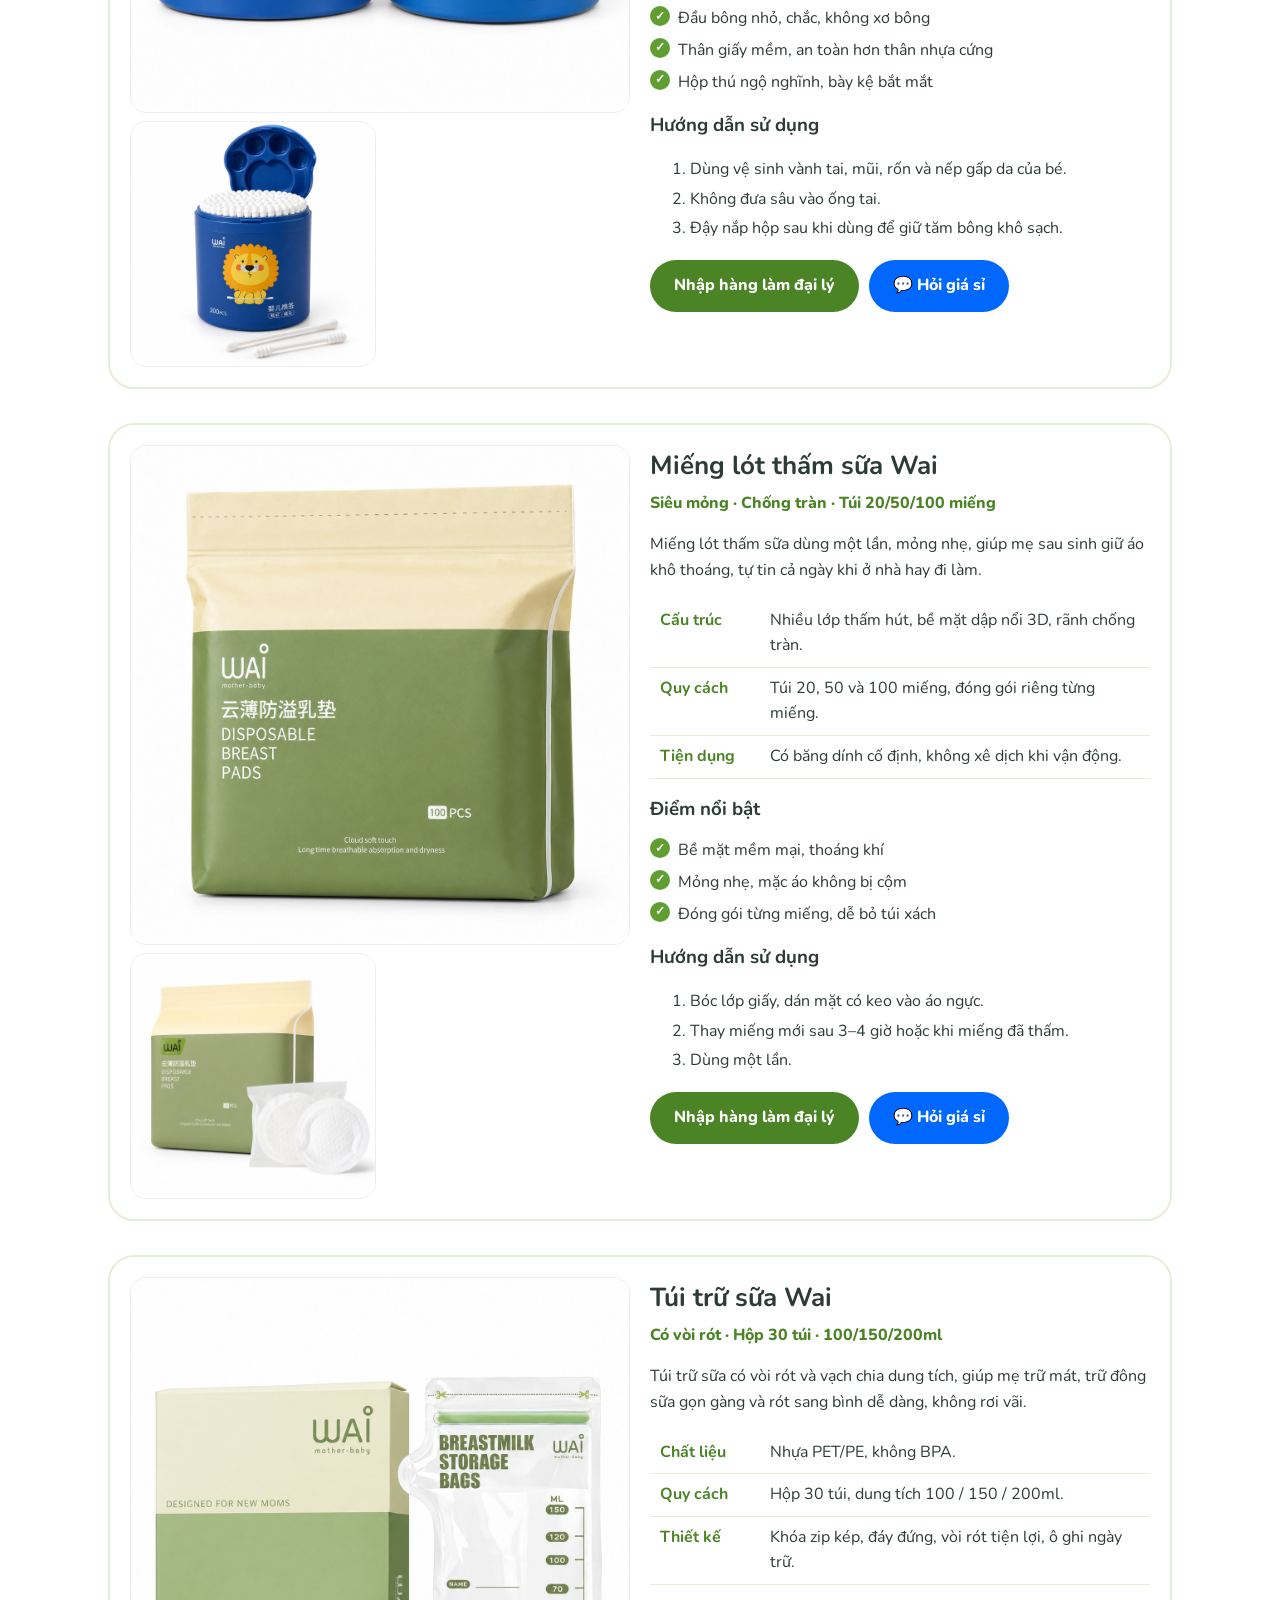
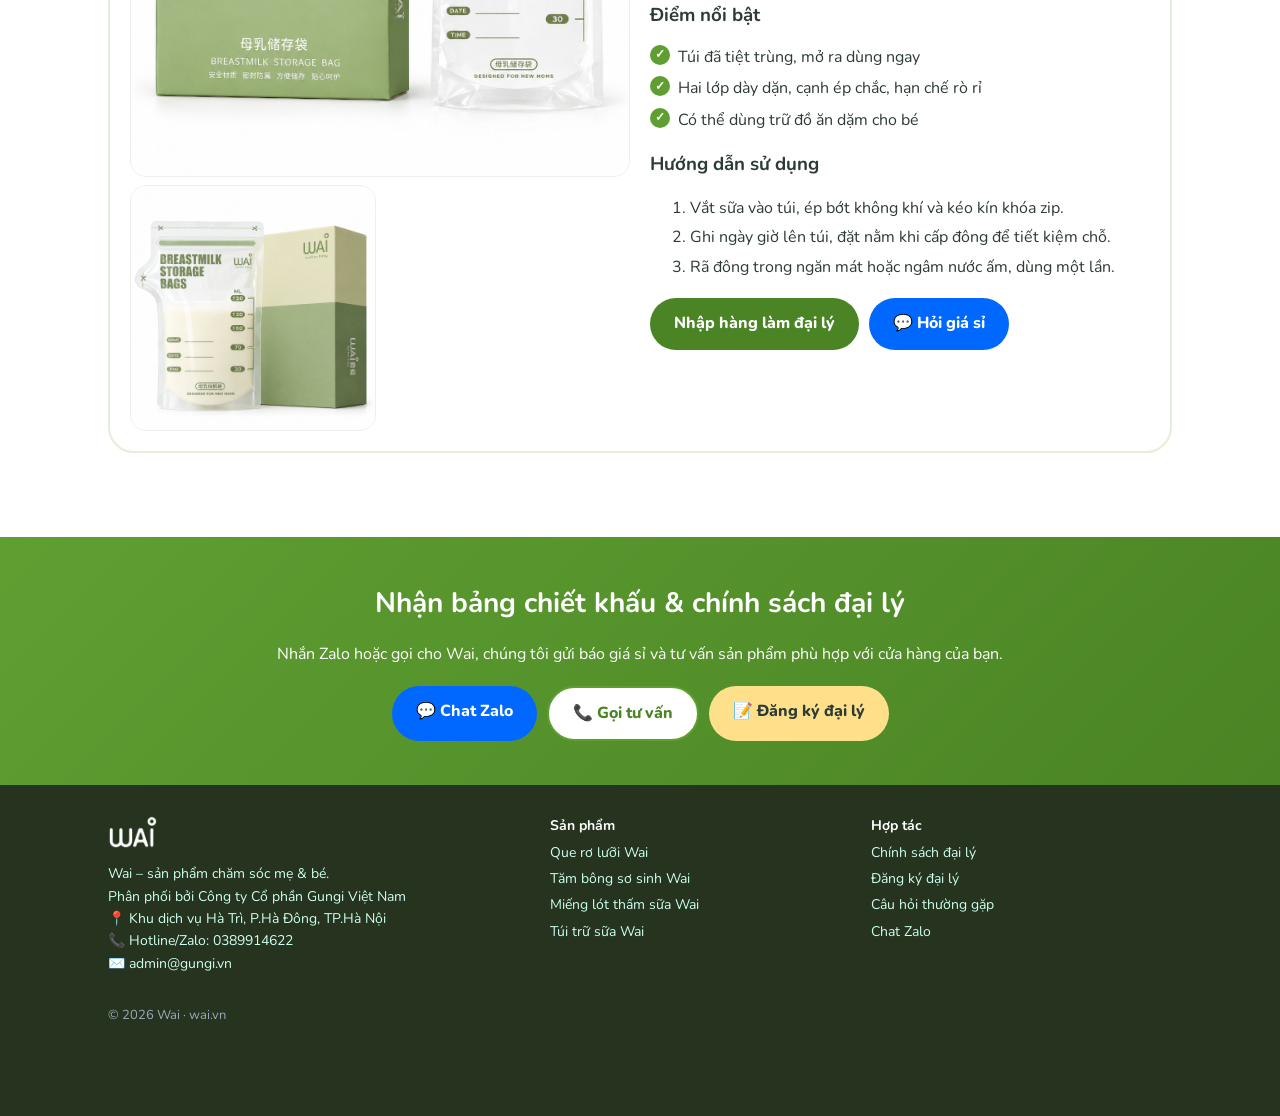
<file: san-pham.html>
<!doctype html><html lang="vi"><head><meta charset="utf-8"><meta name="viewport" content="width=device-width,initial-scale=1"><link rel="icon" type="image/png" href="img/favicon.png">
<title>Sản phẩm | Wai – Chăm sóc mẹ & bé</title><meta name="description" content="Wai – thương hiệu sản phẩm chăm sóc mẹ và bé. Tuyển đại lý, shop mẹ bé toàn quốc: chiết khấu hấp dẫn, hóa đơn VAT đầy đủ, hỗ trợ hình ảnh bán hàng."><meta property="og:image" content="https://wai.vn/img/p_hero.jpg">
<link rel="preconnect" href="https://fonts.googleapis.com"><link href="https://fonts.googleapis.com/css2?family=Nunito:wght@400;600;800;900&display=swap" rel="stylesheet"><link rel="stylesheet" href="style.css"><!-- TikTok Pixel Code Start -->
<script>
!function (w, d, t) {
  w.TiktokAnalyticsObject=t;var ttq=w[t]=w[t]||[];ttq.methods=["page","track","identify","instances","debug","on","off","once","ready","alias","group","enableCookie","disableCookie","holdConsent","revokeConsent","grantConsent"],ttq.setAndDefer=function(t,e){t[e]=function(){t.push([e].concat(Array.prototype.slice.call(arguments,0)))}};for(var i=0;i<ttq.methods.length;i++)ttq.setAndDefer(ttq,ttq.methods[i]);ttq.instance=function(t){for(var e=ttq._i[t]||[],n=0;n<ttq.methods.length;n++)ttq.setAndDefer(e,ttq.methods[n]);return e},ttq.load=function(e,n){var r="https://analytics.tiktok.com/i18n/pixel/events.js",o=n&&n.partner;ttq._i=ttq._i||{},ttq._i[e]=[],ttq._i[e]._u=r,ttq._t=ttq._t||{},ttq._t[e]=+new Date,ttq._o=ttq._o||{},ttq._o[e]=n||{};n=document.createElement("script");n.type="text/javascript",n.async=!0,n.src=r+"?sdkid="+e+"&lib="+t;e=document.getElementsByTagName("script")[0];e.parentNode.insertBefore(n,e)};
  ttq.load('DBHC4ARC77U4SEFNRPBG');
  ttq.page();
}(window, document, 'ttq');
</script>
<script src="tt.js" defer></script>
<!-- TikTok Pixel Code End -->
</head><body>
<header><div class="wrap hd"><a class="logo" href="index.html"><img src="img/logo.png" alt="Wai" width="58" height="40"></a><button class="mb" onclick="document.body.classList.toggle('open')" aria-label="Menu">☰</button><nav><a href="index.html">Trang chủ</a><a href="ve-wai.html">Về Wai</a><a href="san-pham.html" class=on>Sản phẩm</a><a href="chinh-sach-dai-ly.html">Chính sách đại lý</a><a href="lien-he.html">Liên hệ</a><a class="nb" href="dang-ky.html">Đăng ký đại lý</a></nav></div></header>
<main><section class="wrap pg"><span class="tag">Sản phẩm</span><h1>Sản phẩm Wai</h1><p class="lead l">Bốn dòng sản phẩm chăm sóc mẹ & bé, bao bì đồng bộ, dễ trưng bày và dễ bán. Liên hệ để nhận báo giá sỉ, catalog và bộ ảnh bán hàng.</p><div class="pnav"><a href=#ro-luoi>Que rơ lưỡi Wai</a><a href=#tam-bong>Tăm bông sơ sinh Wai</a><a href=#lot-tham-sua>Miếng lót thấm sữa Wai</a><a href=#tui-tru-sua>Túi trữ sữa Wai</a></div><article class="pd" id="ro-luoi"><div class="gal"><img src="img/p_ro-luoi_1.jpg" alt="Que rơ lưỡi Wai" loading="lazy"><img src="img/p_ro-luoi_2.jpg" alt="Que rơ lưỡi Wai – chi tiết" loading="lazy"></div><div><h2>Que rơ lưỡi Wai</h2><p class="sub">Hộp 30 que · Bé 0–24 tháng</p><p>Que rơ lưỡi đầu bông giúp mẹ vệ sinh lưỡi, nướu và khoang miệng cho bé nhẹ nhàng mỗi ngày. Mỗi que được đóng túi riêng nên luôn sạch sẽ, tiện mang theo khi ra ngoài.</p>
<table class="spec"><tr><th>Chất liệu</th><td>Đầu bông vô trùng, khử khuẩn UV; tay cầm bằng giấy cứng cáp, dễ cầm.</td></tr><tr><th>Quy cách</th><td>Hộp nhựa trong 30 que, từng que đóng túi riêng.</td></tr><tr><th>Phân loại</th><td>Xanh cho bé 0–6 tháng, Vàng cho bé 6–24 tháng.</td></tr></table><h3>Điểm nổi bật</h3><ul class="chk"><li>Đầu bông mềm, bo tròn, êm với khoang miệng non nớt của bé</li><li>Đóng gói từng que, hạn chế tiếp xúc bụi bẩn trước khi dùng</li><li>Hộp có nắp kín, bảo quản gọn gàng</li></ul><h3>Hướng dẫn sử dụng</h3><ol><li>Mở túi, làm ẩm đầu bông bằng nước đun sôi để nguội.</li><li>Nhẹ nhàng lau lưỡi, nướu và mặt trong má bé.</li><li>Dùng một lần, bỏ que sau khi dùng.</li></ol>
<div class="btns"><a class="btn" href="dang-ky.html">Nhập hàng làm đại lý</a><a class="btn z" href="https://zalo.me/0389914622">💬 Hỏi giá sỉ</a></div></div></article><article class="pd" id="tam-bong"><div class="gal"><img src="img/p_tam-bong_1.jpg" alt="Tăm bông sơ sinh Wai" loading="lazy"><img src="img/p_tam-bong_2.jpg" alt="Tăm bông sơ sinh Wai – chi tiết" loading="lazy"></div><div><h2>Tăm bông sơ sinh Wai</h2><p class="sub">Hộp 200 / 600 que · Hai kiểu đầu bông</p><p>Tăm bông thân giấy, đầu bông nhỏ phù hợp cho bé sơ sinh. Hộp đựng hình thú đáng yêu, nắp đậy kín, là món đồ quen thuộc trong giỏ đồ sơ sinh của các gia đình.</p>
<table class="spec"><tr><th>Chất liệu</th><td>Bông tự nhiên, thân giấy cuộn mềm.</td></tr><tr><th>Quy cách</th><td>Hộp 200 que (đầu tròn – đầu xoắn) và hộp 600 que.</td></tr><tr><th>Thiết kế</th><td>Hai đầu khác nhau: đầu tròn và đầu xoắn dẹt cho từng nhu cầu.</td></tr></table><h3>Điểm nổi bật</h3><ul class="chk"><li>Đầu bông nhỏ, chắc, không xơ bông</li><li>Thân giấy mềm, an toàn hơn thân nhựa cứng</li><li>Hộp thú ngộ nghĩnh, bày kệ bắt mắt</li></ul><h3>Hướng dẫn sử dụng</h3><ol><li>Dùng vệ sinh vành tai, mũi, rốn và nếp gấp da của bé.</li><li>Không đưa sâu vào ống tai.</li><li>Đậy nắp hộp sau khi dùng để giữ tăm bông khô sạch.</li></ol>
<div class="btns"><a class="btn" href="dang-ky.html">Nhập hàng làm đại lý</a><a class="btn z" href="https://zalo.me/0389914622">💬 Hỏi giá sỉ</a></div></div></article><article class="pd" id="lot-tham-sua"><div class="gal"><img src="img/p_lot-tham-sua_1.jpg" alt="Miếng lót thấm sữa Wai" loading="lazy"><img src="img/p_lot-tham-sua_2.jpg" alt="Miếng lót thấm sữa Wai – chi tiết" loading="lazy"></div><div><h2>Miếng lót thấm sữa Wai</h2><p class="sub">Siêu mỏng · Chống tràn · Túi 20/50/100 miếng</p><p>Miếng lót thấm sữa dùng một lần, mỏng nhẹ, giúp mẹ sau sinh giữ áo khô thoáng, tự tin cả ngày khi ở nhà hay đi làm.</p>
<table class="spec"><tr><th>Cấu trúc</th><td>Nhiều lớp thấm hút, bề mặt dập nổi 3D, rãnh chống tràn.</td></tr><tr><th>Quy cách</th><td>Túi 20, 50 và 100 miếng, đóng gói riêng từng miếng.</td></tr><tr><th>Tiện dụng</th><td>Có băng dính cố định, không xê dịch khi vận động.</td></tr></table><h3>Điểm nổi bật</h3><ul class="chk"><li>Bề mặt mềm mại, thoáng khí</li><li>Mỏng nhẹ, mặc áo không bị cộm</li><li>Đóng gói từng miếng, dễ bỏ túi xách</li></ul><h3>Hướng dẫn sử dụng</h3><ol><li>Bóc lớp giấy, dán mặt có keo vào áo ngực.</li><li>Thay miếng mới sau 3–4 giờ hoặc khi miếng đã thấm.</li><li>Dùng một lần.</li></ol>
<div class="btns"><a class="btn" href="dang-ky.html">Nhập hàng làm đại lý</a><a class="btn z" href="https://zalo.me/0389914622">💬 Hỏi giá sỉ</a></div></div></article><article class="pd" id="tui-tru-sua"><div class="gal"><img src="img/p_tui-tru-sua_1.jpg" alt="Túi trữ sữa Wai" loading="lazy"><img src="img/p_tui-tru-sua_2.jpg" alt="Túi trữ sữa Wai – chi tiết" loading="lazy"></div><div><h2>Túi trữ sữa Wai</h2><p class="sub">Có vòi rót · Hộp 30 túi · 100/150/200ml</p><p>Túi trữ sữa có vòi rót và vạch chia dung tích, giúp mẹ trữ mát, trữ đông sữa gọn gàng và rót sang bình dễ dàng, không rơi vãi.</p>
<table class="spec"><tr><th>Chất liệu</th><td>Nhựa PET/PE, không BPA.</td></tr><tr><th>Quy cách</th><td>Hộp 30 túi, dung tích 100 / 150 / 200ml.</td></tr><tr><th>Thiết kế</th><td>Khóa zip kép, đáy đứng, vòi rót tiện lợi, ô ghi ngày trữ.</td></tr></table><h3>Điểm nổi bật</h3><ul class="chk"><li>Túi đã tiệt trùng, mở ra dùng ngay</li><li>Hai lớp dày dặn, cạnh ép chắc, hạn chế rò rỉ</li><li>Có thể dùng trữ đồ ăn dặm cho bé</li></ul><h3>Hướng dẫn sử dụng</h3><ol><li>Vắt sữa vào túi, ép bớt không khí và kéo kín khóa zip.</li><li>Ghi ngày giờ lên túi, đặt nằm khi cấp đông để tiết kiệm chỗ.</li><li>Rã đông trong ngăn mát hoặc ngâm nước ấm, dùng một lần.</li></ol>
<div class="btns"><a class="btn" href="dang-ky.html">Nhập hàng làm đại lý</a><a class="btn z" href="https://zalo.me/0389914622">💬 Hỏi giá sỉ</a></div></div></article></section></main>
<section class="cta"><div class="wrap"><h2>Nhận bảng chiết khấu & chính sách đại lý</h2><p>Nhắn Zalo hoặc gọi cho Wai, chúng tôi gửi báo giá sỉ và tư vấn sản phẩm phù hợp với cửa hàng của bạn.</p><div class="btns"><a class="btn z" href="https://zalo.me/0389914622">💬 Chat Zalo</a><a class="btn w" href="tel:0389914622">📞 Gọi tư vấn</a><a class="btn y" href="dang-ky.html">📝 Đăng ký đại lý</a></div></div></section>
<footer><div class="wrap fg"><div><b class="logo"><img src="img/logo_white.png" alt="Wai" width="58" height="40"></b><p>Wai – sản phẩm chăm sóc mẹ & bé.<br>Phân phối bởi Công ty Cổ phần Gungi Việt Nam<br>📍 Khu dịch vụ Hà Trì, P.Hà Đông, TP.Hà Nội<br>📞 Hotline/Zalo: <a href="tel:0389914622" style="display:inline">0389914622</a><br>✉️ <a href="mailto:admin@gungi.vn" style="display:inline">admin@gungi.vn</a></p></div><div><b>Sản phẩm</b><a href="san-pham.html#ro-luoi">Que rơ lưỡi Wai</a><a href="san-pham.html#tam-bong">Tăm bông sơ sinh Wai</a><a href="san-pham.html#lot-tham-sua">Miếng lót thấm sữa Wai</a><a href="san-pham.html#tui-tru-sua">Túi trữ sữa Wai</a></div><div><b>Hợp tác</b><a href="chinh-sach-dai-ly.html">Chính sách đại lý</a><a href="dang-ky.html">Đăng ký đại lý</a><a href="chinh-sach-dai-ly.html#faq">Câu hỏi thường gặp</a><a href="https://zalo.me/0389914622">Chat Zalo</a></div></div><p class="wrap s">© 2026 Wai · wai.vn</p></footer>
<a class="fz" href="https://zalo.me/0389914622" aria-label="Chat Zalo">Zalo</a></body></html>
</file>
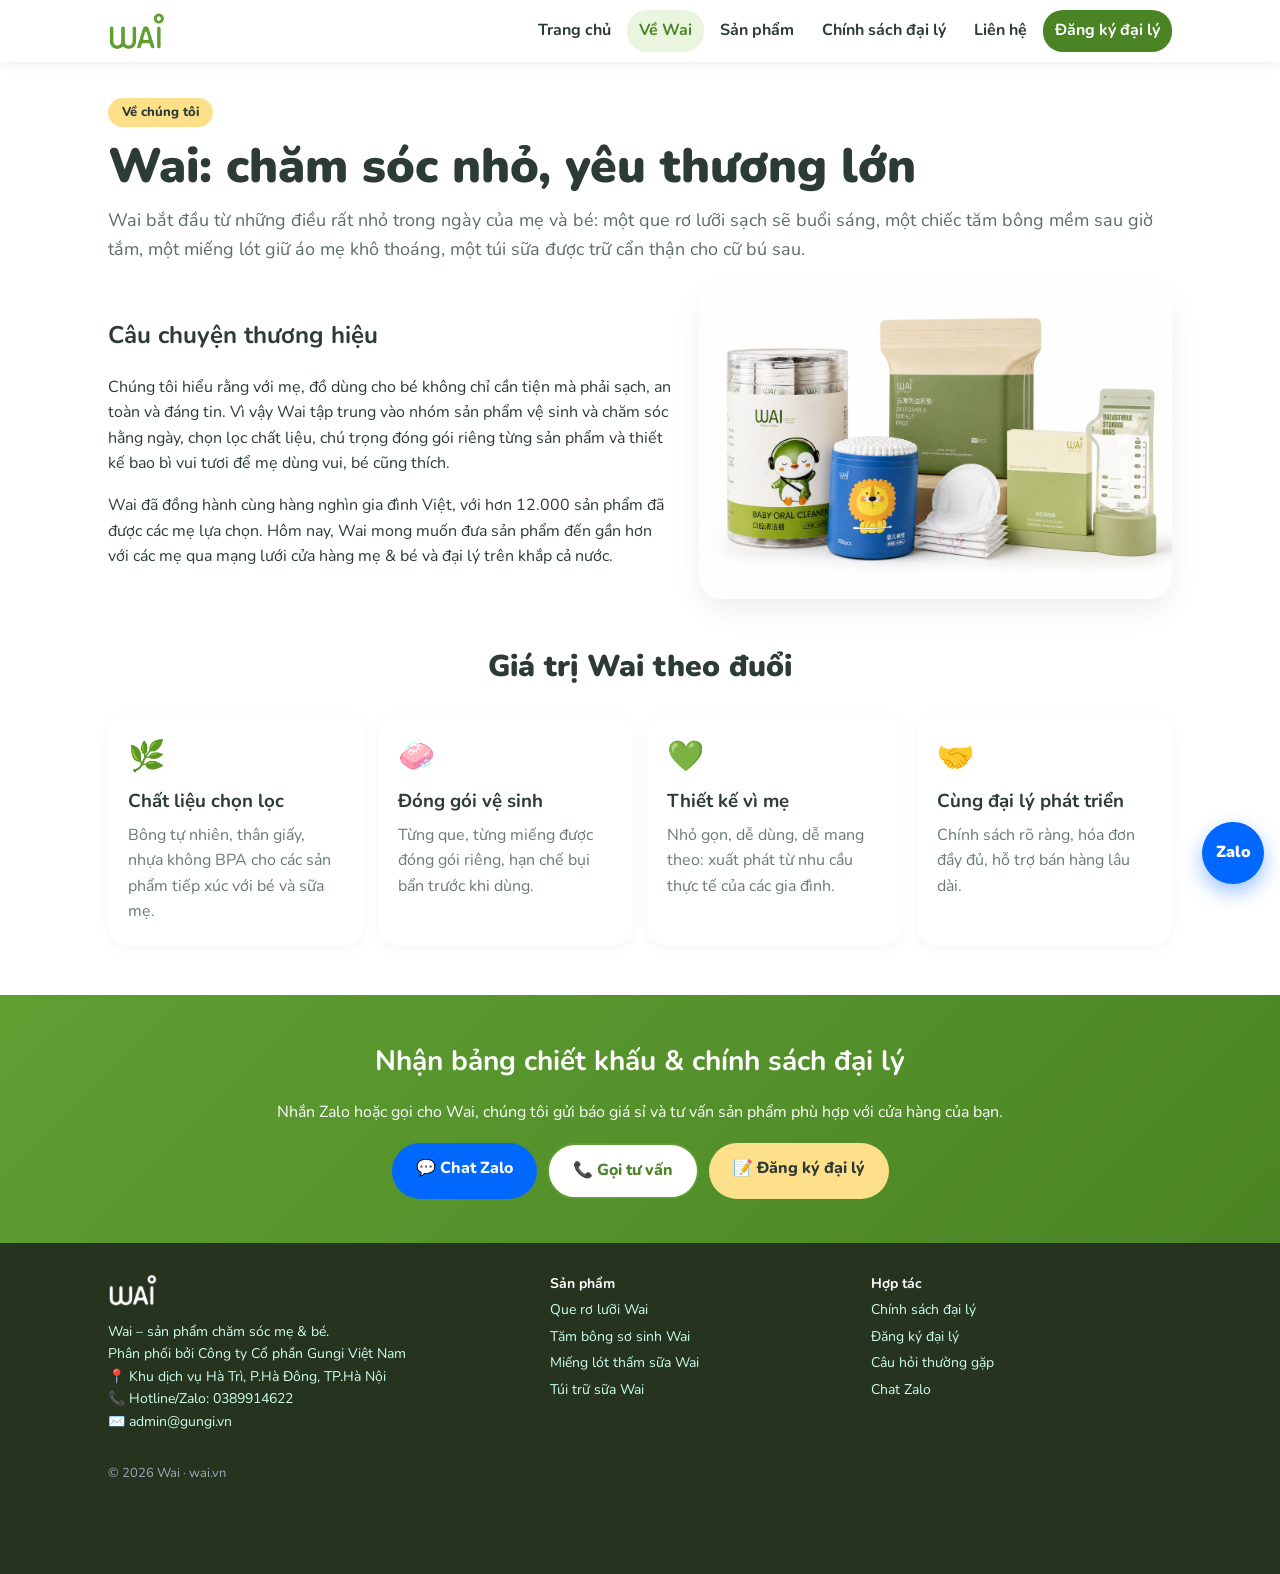
<file: ve-wai.html>
<!doctype html><html lang="vi"><head><meta charset="utf-8"><meta name="viewport" content="width=device-width,initial-scale=1"><link rel="icon" type="image/png" href="img/favicon.png">
<title>Về Wai | Wai – Chăm sóc mẹ & bé</title><meta name="description" content="Wai – thương hiệu sản phẩm chăm sóc mẹ và bé. Tuyển đại lý, shop mẹ bé toàn quốc: chiết khấu hấp dẫn, hóa đơn VAT đầy đủ, hỗ trợ hình ảnh bán hàng."><meta property="og:image" content="https://wai.vn/img/p_hero.jpg">
<link rel="preconnect" href="https://fonts.googleapis.com"><link href="https://fonts.googleapis.com/css2?family=Nunito:wght@400;600;800;900&display=swap" rel="stylesheet"><link rel="stylesheet" href="style.css"><!-- TikTok Pixel Code Start -->
<script>
!function (w, d, t) {
  w.TiktokAnalyticsObject=t;var ttq=w[t]=w[t]||[];ttq.methods=["page","track","identify","instances","debug","on","off","once","ready","alias","group","enableCookie","disableCookie","holdConsent","revokeConsent","grantConsent"],ttq.setAndDefer=function(t,e){t[e]=function(){t.push([e].concat(Array.prototype.slice.call(arguments,0)))}};for(var i=0;i<ttq.methods.length;i++)ttq.setAndDefer(ttq,ttq.methods[i]);ttq.instance=function(t){for(var e=ttq._i[t]||[],n=0;n<ttq.methods.length;n++)ttq.setAndDefer(e,ttq.methods[n]);return e},ttq.load=function(e,n){var r="https://analytics.tiktok.com/i18n/pixel/events.js",o=n&&n.partner;ttq._i=ttq._i||{},ttq._i[e]=[],ttq._i[e]._u=r,ttq._t=ttq._t||{},ttq._t[e]=+new Date,ttq._o=ttq._o||{},ttq._o[e]=n||{};n=document.createElement("script");n.type="text/javascript",n.async=!0,n.src=r+"?sdkid="+e+"&lib="+t;e=document.getElementsByTagName("script")[0];e.parentNode.insertBefore(n,e)};
  ttq.load('DBHC4ARC77U4SEFNRPBG');
  ttq.page();
}(window, document, 'ttq');
</script>
<script src="tt.js" defer></script>
<!-- TikTok Pixel Code End -->
</head><body>
<header><div class="wrap hd"><a class="logo" href="index.html"><img src="img/logo.png" alt="Wai" width="58" height="40"></a><button class="mb" onclick="document.body.classList.toggle('open')" aria-label="Menu">☰</button><nav><a href="index.html">Trang chủ</a><a href="ve-wai.html" class=on>Về Wai</a><a href="san-pham.html">Sản phẩm</a><a href="chinh-sach-dai-ly.html">Chính sách đại lý</a><a href="lien-he.html">Liên hệ</a><a class="nb" href="dang-ky.html">Đăng ký đại lý</a></nav></div></header>
<main><section class="wrap pg"><span class="tag">Về chúng tôi</span><h1>Wai: chăm sóc nhỏ, yêu thương lớn</h1><p class="lead l">Wai bắt đầu từ những điều rất nhỏ trong ngày của mẹ và bé: một que rơ lưỡi sạch sẽ buổi sáng, một chiếc tăm bông mềm sau giờ tắm, một miếng lót giữ áo mẹ khô thoáng, một túi sữa được trữ cẩn thận cho cữ bú sau.</p>
<div class="two"><div><h2>Câu chuyện thương hiệu</h2><p>Chúng tôi hiểu rằng với mẹ, đồ dùng cho bé không chỉ cần tiện mà phải sạch, an toàn và đáng tin. Vì vậy Wai tập trung vào nhóm sản phẩm vệ sinh và chăm sóc hằng ngày, chọn lọc chất liệu, chú trọng đóng gói riêng từng sản phẩm và thiết kế bao bì vui tươi để mẹ dùng vui, bé cũng thích.</p><p>Wai đã đồng hành cùng hàng nghìn gia đình Việt, với hơn 12.000 sản phẩm đã được các mẹ lựa chọn. Hôm nay, Wai mong muốn đưa sản phẩm đến gần hơn với các mẹ qua mạng lưới cửa hàng mẹ & bé và đại lý trên khắp cả nước.</p></div><img src="img/p_hero.jpg" alt="Sản phẩm Wai" loading="lazy" class="rimg"></div>
<h2 class="t">Giá trị Wai theo đuổi</h2><div class="feat"><div><i>🌿</i><h3>Chất liệu chọn lọc</h3><p>Bông tự nhiên, thân giấy, nhựa không BPA cho các sản phẩm tiếp xúc với bé và sữa mẹ.</p></div><div><i>🧼</i><h3>Đóng gói vệ sinh</h3><p>Từng que, từng miếng được đóng gói riêng, hạn chế bụi bẩn trước khi dùng.</p></div><div><i>💚</i><h3>Thiết kế vì mẹ</h3><p>Nhỏ gọn, dễ dùng, dễ mang theo: xuất phát từ nhu cầu thực tế của các gia đình.</p></div><div><i>🤝</i><h3>Cùng đại lý phát triển</h3><p>Chính sách rõ ràng, hóa đơn đầy đủ, hỗ trợ bán hàng lâu dài.</p></div></div></section></main>
<section class="cta"><div class="wrap"><h2>Nhận bảng chiết khấu & chính sách đại lý</h2><p>Nhắn Zalo hoặc gọi cho Wai, chúng tôi gửi báo giá sỉ và tư vấn sản phẩm phù hợp với cửa hàng của bạn.</p><div class="btns"><a class="btn z" href="https://zalo.me/0389914622">💬 Chat Zalo</a><a class="btn w" href="tel:0389914622">📞 Gọi tư vấn</a><a class="btn y" href="dang-ky.html">📝 Đăng ký đại lý</a></div></div></section>
<footer><div class="wrap fg"><div><b class="logo"><img src="img/logo_white.png" alt="Wai" width="58" height="40"></b><p>Wai – sản phẩm chăm sóc mẹ & bé.<br>Phân phối bởi Công ty Cổ phần Gungi Việt Nam<br>📍 Khu dịch vụ Hà Trì, P.Hà Đông, TP.Hà Nội<br>📞 Hotline/Zalo: <a href="tel:0389914622" style="display:inline">0389914622</a><br>✉️ <a href="mailto:admin@gungi.vn" style="display:inline">admin@gungi.vn</a></p></div><div><b>Sản phẩm</b><a href="san-pham.html#ro-luoi">Que rơ lưỡi Wai</a><a href="san-pham.html#tam-bong">Tăm bông sơ sinh Wai</a><a href="san-pham.html#lot-tham-sua">Miếng lót thấm sữa Wai</a><a href="san-pham.html#tui-tru-sua">Túi trữ sữa Wai</a></div><div><b>Hợp tác</b><a href="chinh-sach-dai-ly.html">Chính sách đại lý</a><a href="dang-ky.html">Đăng ký đại lý</a><a href="chinh-sach-dai-ly.html#faq">Câu hỏi thường gặp</a><a href="https://zalo.me/0389914622">Chat Zalo</a></div></div><p class="wrap s">© 2026 Wai · wai.vn</p></footer>
<a class="fz" href="https://zalo.me/0389914622" aria-label="Chat Zalo">Zalo</a></body></html>
</file>
<file: style.css>
/* Màu thương hiệu: --brand lấy từ logo WAI (#5f9f32). Đổi 1 dòng này để đổi màu toàn site. */
:root{--brand:#5f9f32;--m:var(--brand);--md:#4a8424;--y:#ffe08a;--bg:#f4f9ef;--ink:#2d3b36}
*{box-sizing:border-box}body{margin:0;font-family:Nunito,sans-serif;color:var(--ink);background:#fff;line-height:1.6}
img{max-width:100%;height:auto;display:block}a{color:var(--md)}.wrap{max-width:1100px;margin:auto;padding:0 18px}
header{position:sticky;top:0;background:#fffe;backdrop-filter:blur(8px);z-index:9;box-shadow:0 2px 12px #0001}
.hd{display:flex;align-items:center;justify-content:space-between;height:62px}.logo{font-weight:900;font-size:30px;color:var(--md);text-decoration:none;letter-spacing:-1px}.logo span{color:var(--y)}
nav{display:flex;gap:4px}nav a{text-decoration:none;color:var(--ink);font-weight:700;padding:8px 12px;border-radius:20px}nav a.on,nav a:hover{background:#eaf5e0;color:var(--md)}
.mb{display:none;border:0;background:#eaf5e0;font-size:22px;border-radius:12px;padding:4px 12px;color:var(--md)}
@media(max-width:760px){.mb{display:block}nav{display:none;position:absolute;top:62px;left:0;right:0;background:#fff;flex-direction:column;padding:10px 18px;box-shadow:0 8px 16px #0001}.open nav{display:flex}}
.hero{background:linear-gradient(135deg,#eaf5e0,#fbf8ec);padding:40px 0}.hg{display:grid;gap:26px;align-items:center}@media(min-width:800px){.hg{grid-template-columns:1.1fr .9fr}}
h1{font-size:clamp(30px,6vw,48px);line-height:1.15;margin:12px 0;font-weight:900}h1 em{font-style:normal;color:var(--md);background:linear-gradient(transparent 60%,var(--y) 60%)}
.hi{border-radius:28px;box-shadow:0 16px 40px #4f8f2233}.tag{display:inline-block;background:var(--y);padding:4px 14px;border-radius:20px;font-weight:800;font-size:13px}
.btns{display:flex;gap:10px;flex-wrap:wrap;margin-top:18px}.btn{display:inline-block;background:var(--md);color:#fff;text-decoration:none;font-weight:800;padding:13px 24px;border-radius:30px;border:0;font-size:16px;cursor:pointer;font-family:inherit}.btn.w{background:#fff;color:var(--md);border:2px solid var(--m)}.btn.z{background:#0068ff}
.t{text-align:center;font-size:30px;font-weight:900;margin:44px 0 22px}.grid{display:grid;grid-template-columns:repeat(2,1fr);gap:14px}@media(min-width:800px){.grid{grid-template-columns:repeat(4,1fr)}}
.card{background:#fff;border-radius:22px;overflow:hidden;box-shadow:0 6px 20px #0000000f;text-decoration:none;color:var(--ink);transition:.2s}.card:hover{transform:translateY(-4px)}.card h3{margin:10px 12px 0;font-size:16px}.card p{margin:2px 12px 14px;font-size:13px;color:#6a7a74}
.soft{background:var(--bg);padding:10px 0 40px;margin-top:40px}.feat{display:grid;grid-template-columns:1fr;gap:14px}@media(min-width:560px){.feat{grid-template-columns:repeat(2,1fr)}}@media(min-width:900px){.feat{grid-template-columns:repeat(4,1fr)}}.feat div{background:#fff;border-radius:20px;padding:20px;box-shadow:0 4px 14px #0000000a}.feat i{font-style:normal;font-size:30px}.feat h3{margin:6px 0}.feat p{margin:0;color:#6a7a74}
.pg{padding:36px 18px 50px}.narrow{max-width:640px}.note{background:#fbf8ec;padding:12px 16px;border-radius:14px}
.pd{display:grid;gap:20px;margin:34px 0;padding:20px;border-radius:26px;background:var(--bg);scroll-margin-top:80px}@media(min-width:800px){.pd{grid-template-columns:1fr 1fr}}
.gal{display:grid;grid-template-columns:1fr 1fr;gap:8px}.gal img{border-radius:14px}.gal img:first-child{grid-column:span 2}.pd h2{margin:0;font-size:26px}.sub{color:var(--md);font-weight:800;margin:4px 0}.pd li{margin:4px 0}
.fm{display:grid;gap:12px;background:var(--bg);padding:22px;border-radius:24px}.fm label{font-weight:700;display:grid;gap:4px}.fm input,.fm select,.fm textarea{font:inherit;padding:12px 14px;border:2px solid #d8eac8;border-radius:14px;background:#fff}.fm input:focus{outline:0;border-color:var(--m)}.s{font-size:13px;color:#7a8a84}
.cl{display:grid;gap:12px}.cl a{display:grid;grid-template-columns:44px 1fr;align-items:center;background:var(--bg);padding:16px;border-radius:18px;text-decoration:none;color:var(--ink);font-size:24px}.cl b{font-size:16px}.cl span{grid-column:2;font-size:15px;color:#6a7a74}
.cta{background:linear-gradient(135deg,var(--m),var(--md));color:#fff;text-align:center;padding:44px 0}.cta h2{font-size:28px;margin:0}.cta .btns{justify-content:center}
footer{background:#26331f;color:#cfe;padding:30px 0 90px;font-size:14px}
.fz{position:fixed;right:16px;bottom:16px;width:62px;height:62px;border-radius:50%;background:#0068ff;color:#fff;font-weight:900;display:grid;place-items:center;text-decoration:none;box-shadow:0 8px 20px #0068ff66;z-index:10;animation:p 2s infinite}@keyframes p{50%{box-shadow:0 0 0 12px #0068ff22}}

.logo img{display:block;height:40px;width:auto}footer .logo img{height:34px;margin-bottom:8px}

.lead{text-align:center;max-width:720px;margin:-8px auto 24px;color:#5d6d67}.lead.l{text-align:left;margin:0 0 20px;max-width:none;font-size:18px}
.card img{aspect-ratio:1;object-fit:contain;background:#fff}.card span{display:block;margin:0 12px 14px;font-weight:800;color:var(--md);font-size:14px}
.hi{background:#fff}.chk{list-style:none;padding:0;margin:14px 0}.chk li{padding-left:28px;position:relative;margin:6px 0}.chk li:before{content:"✓";position:absolute;left:0;top:0;width:20px;height:20px;border-radius:50%;background:var(--m);color:#fff;font-size:12px;display:grid;place-items:center;font-weight:900}
.hero .chk{display:flex;flex-wrap:wrap;gap:4px 18px;font-weight:700;font-size:14px}
.steps{list-style:none;padding:0;display:grid;grid-template-columns:repeat(auto-fit,minmax(220px,1fr));gap:14px;counter-reset:s}.steps li{counter-increment:s;background:var(--bg);border-radius:20px;padding:22px 20px 18px}.steps li:before{content:counter(s);display:grid;place-items:center;width:40px;height:40px;border-radius:50%;background:var(--md);color:#fff;font-weight:900;font-size:20px;margin-bottom:8px}.steps p{margin:4px 0 0;color:#6a7a74}
.btns.c{justify-content:center;margin:24px 0}.btn.y{background:var(--y);color:var(--ink)}
.band{margin:44px 0 0;background:linear-gradient(135deg,#eaf5e0,#fbf8ec);border-radius:26px;padding:26px;display:flex;gap:18px;align-items:center;justify-content:space-between;flex-wrap:wrap}.band h2{margin:0 0 6px}.band p{margin:0;color:#5d6d67}
.faq{max-width:820px;margin:0 auto 40px}.faq details{background:#fff;border:2px solid #e3efd9;border-radius:16px;margin:10px 0;padding:14px 18px}.faq summary{font-weight:800;cursor:pointer}.faq p{margin:8px 0 0;color:#5d6d67}
.pd{background:#fff;border:2px solid #e3efd9}.gal{grid-template-columns:1fr 1fr;align-content:start}.gal img{border-radius:16px;border:1px solid #eee;aspect-ratio:1;object-fit:contain;background:#fff}.gal img:first-child{grid-column:span 2}.pd h3{margin:16px 0 4px}
.spec{width:100%;border-collapse:collapse;margin:12px 0}.spec th,.spec td{text-align:left;padding:8px 10px;border-bottom:1px solid #e3efd9;vertical-align:top}.spec th{width:110px;color:var(--md)}
.pnav{display:flex;flex-wrap:wrap;gap:8px}.pnav a{background:#eaf5e0;padding:8px 14px;border-radius:20px;text-decoration:none;font-weight:700}
.two{display:grid;gap:24px;align-items:center}@media(min-width:800px){.two{grid-template-columns:1.2fr 1fr}}.rimg{border-radius:24px;box-shadow:0 12px 30px #0001}
nav a.nb{background:var(--md);color:#fff}nav a.nb:hover{background:var(--m);color:#fff}
.fg{display:grid;gap:20px}@media(min-width:760px){.fg{grid-template-columns:1.4fr 1fr 1fr}}.fg a{display:block;color:#cfe;text-decoration:none;margin:4px 0}.fg b{color:#fff}footer .s{color:#9ab;padding-top:16px}
</file>
